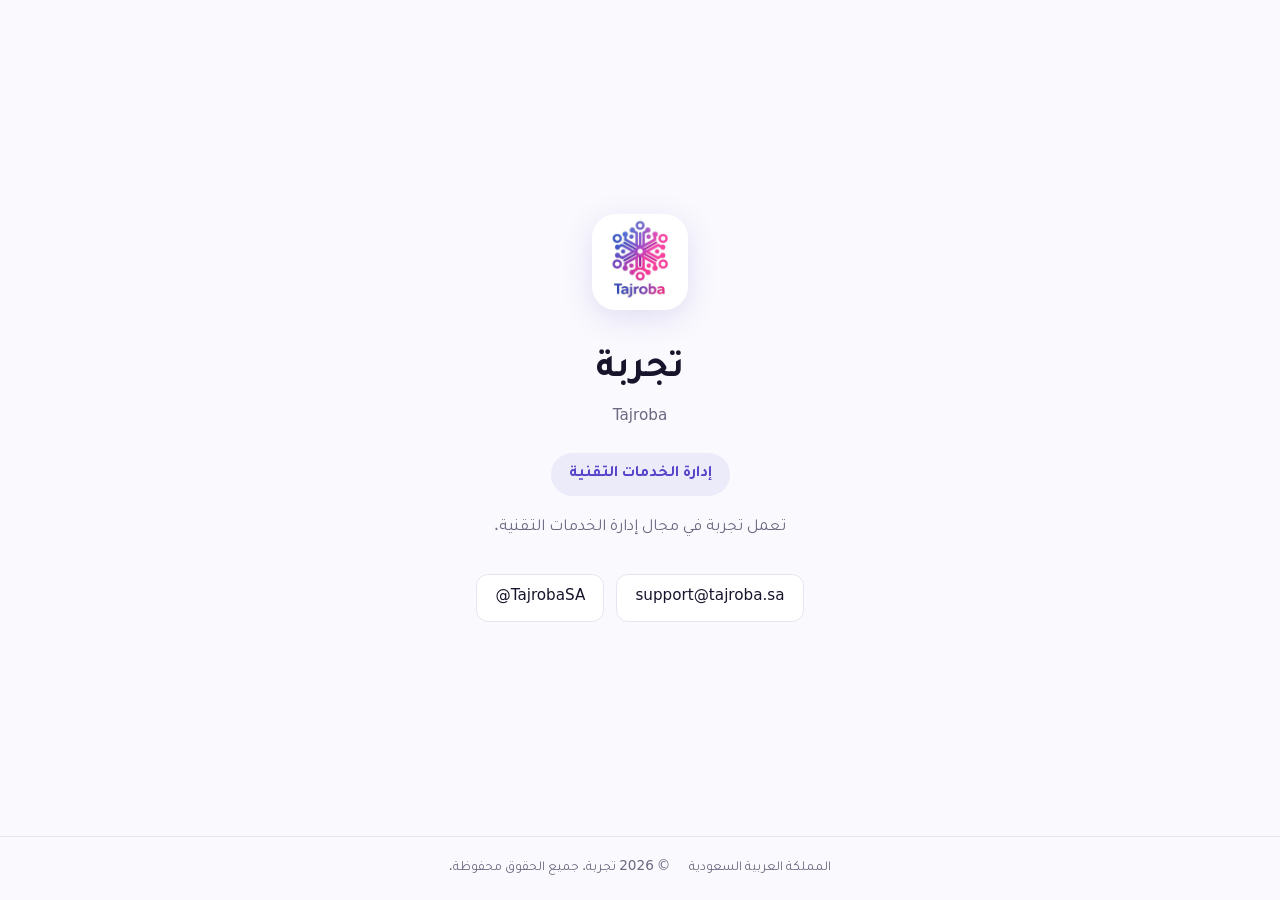
<file: index.html>
<!doctype html>
<html lang="ar" dir="rtl">
<head>
  <meta charset="UTF-8">
  <meta name="viewport" content="width=device-width,initial-scale=1,viewport-fit=cover">
  <meta name="theme-color" content="#5543c9">
  <meta name="description" content="تجربة — إدارة الخدمات التقنية. المملكة العربية السعودية.">
  <title>تجربة | إدارة الخدمات التقنية</title>
  <link rel="canonical" href="https://tajroba.sa/">
  <link rel="icon" type="image/jpeg" href="assets/images/tajroba-logo.jpg">
  <style>
    @font-face{font-family:"Tajawal";src:url("assets/fonts/tajawal-regular.woff2") format("woff2");font-weight:400;font-display:swap}
    @font-face{font-family:"Tajawal";src:url("assets/fonts/tajawal-bold.woff2") format("woff2");font-weight:700;font-display:swap}
    *{box-sizing:border-box;margin:0;padding:0}
    :root{--ink:#17142b;--muted:#6b6880;--accent:#5543c9;--line:#e7e5f0;--bg:#faf9fd}
    html,body{height:100%}
    body{font-family:"Tajawal",system-ui,-apple-system,sans-serif;background:var(--bg);color:var(--ink);display:flex;flex-direction:column;line-height:1.7;-webkit-font-smoothing:antialiased}
    main{flex:1;display:flex;align-items:center;justify-content:center;padding:48px 24px}
    .card{max-width:560px;width:100%;text-align:center}
    .logo{width:96px;height:96px;border-radius:24px;object-fit:cover;object-position:top;margin:0 auto 28px;display:block;box-shadow:0 8px 30px rgba(85,67,201,.15)}
    h1{font-size:2.4rem;font-weight:700;letter-spacing:-.01em}
    .en{direction:ltr;color:var(--muted);font-size:.95rem;margin-top:2px}
    .tag{display:inline-block;margin-top:22px;padding:8px 18px;border-radius:999px;background:rgba(85,67,201,.08);color:var(--accent);font-weight:700}
    p.lead{margin-top:18px;color:var(--muted);font-size:1.05rem}
    .contact{margin-top:32px;display:flex;flex-wrap:wrap;gap:12px;justify-content:center}
    .contact a{display:inline-flex;align-items:center;gap:8px;padding:10px 18px;border:1px solid var(--line);border-radius:12px;color:var(--ink);text-decoration:none;background:#fff;font-size:.95rem}
    .contact a:hover{border-color:var(--accent);color:var(--accent)}
    footer{border-top:1px solid var(--line);padding:20px 24px;text-align:center;color:var(--muted);font-size:.85rem}
    footer span{display:inline-block;margin:0 8px}
  </style>
</head>
<body>
  <main>
    <div class="card">
      <img class="logo" src="assets/images/tajroba-logo.jpg" alt="تجربة" width="400" height="400">
      <h1>تجربة</h1>
      <div class="en">Tajroba</div>
      <div class="tag">إدارة الخدمات التقنية</div>
      <p class="lead">تعمل تجربة في مجال إدارة الخدمات التقنية.</p>
      <div class="contact">
        <a href="mailto:support@tajroba.sa"><span dir="ltr">support@tajroba.sa</span></a>
        <a href="https://x.com/TajrobaSA" target="_blank" rel="noopener noreferrer"><span dir="ltr">@TajrobaSA</span></a>
      </div>
    </div>
  </main>
  <footer>
    <span>المملكة العربية السعودية</span>
    <span>© 2026 تجربة. جميع الحقوق محفوظة.</span>
  </footer>
</body>
</html>
</file>
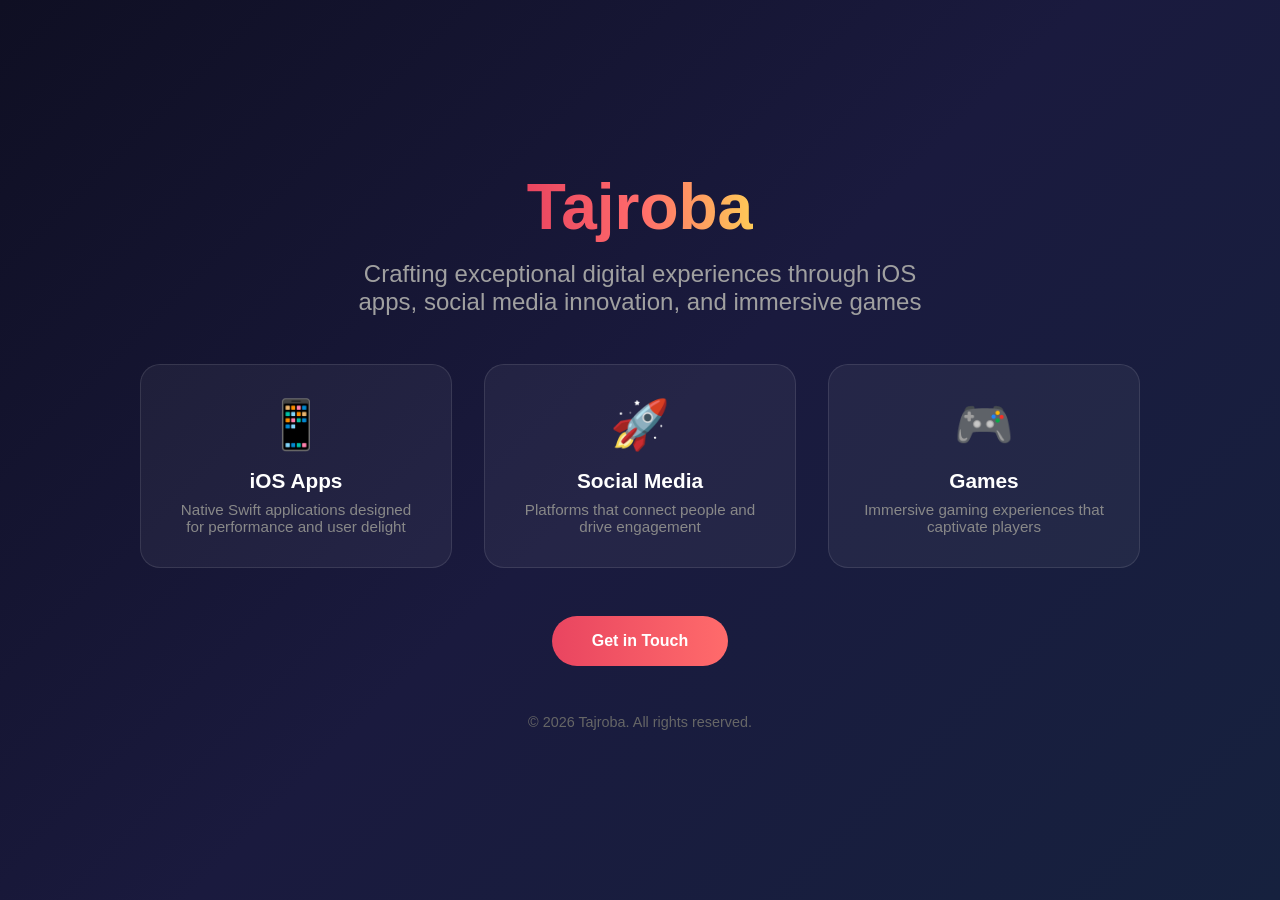
<file: Remy/index.html>
<!DOCTYPE html>
<html lang="en">
<head>
    <meta charset="UTF-8">
    <meta name="viewport" content="width=device-width, initial-scale=1.0">
    <title>Tajroba - iOS Apps, Social Media & Games</title>
    <style>
        * { margin: 0; padding: 0; box-sizing: border-box; }
        body {
            font-family: -apple-system, BlinkMacSystemFont, 'Segoe UI', Roboto, sans-serif;
            background: linear-gradient(135deg, #0f0f23 0%, #1a1a3e 50%, #16213e 100%);
            min-height: 100vh;
            color: #fff;
        }
        .hero {
            min-height: 100vh;
            display: flex;
            flex-direction: column;
            justify-content: center;
            align-items: center;
            text-align: center;
            padding: 2rem;
        }
        .logo {
            font-size: 4rem;
            font-weight: 800;
            background: linear-gradient(90deg, #e94560, #ff6b6b, #feca57);
            -webkit-background-clip: text;
            -webkit-text-fill-color: transparent;
            margin-bottom: 1rem;
        }
        .tagline {
            font-size: 1.5rem;
            color: #a0a0a0;
            margin-bottom: 3rem;
            max-width: 600px;
        }
        .services {
            display: grid;
            grid-template-columns: repeat(auto-fit, minmax(250px, 1fr));
            gap: 2rem;
            max-width: 1000px;
            width: 100%;
        }
        .service-card {
            background: rgba(255,255,255,0.05);
            border: 1px solid rgba(255,255,255,0.1);
            border-radius: 20px;
            padding: 2rem;
            transition: transform 0.3s, box-shadow 0.3s;
        }
        .service-card:hover {
            transform: translateY(-5px);
            box-shadow: 0 20px 40px rgba(233, 69, 96, 0.2);
        }
        .service-icon {
            font-size: 3rem;
            margin-bottom: 1rem;
        }
        .service-title {
            font-size: 1.3rem;
            margin-bottom: 0.5rem;
            color: #fff;
        }
        .service-desc {
            color: #888;
            font-size: 0.95rem;
        }
        .cta {
            margin-top: 3rem;
        }
        .cta-button {
            display: inline-block;
            padding: 1rem 2.5rem;
            background: linear-gradient(90deg, #e94560, #ff6b6b);
            color: #fff;
            text-decoration: none;
            border-radius: 50px;
            font-weight: 600;
            transition: transform 0.3s;
        }
        .cta-button:hover {
            transform: scale(1.05);
        }
        .footer {
            margin-top: 3rem;
            color: #666;
            font-size: 0.9rem;
        }
    </style>
</head>
<body>
    <div class="hero">
        <h1 class="logo">Tajroba</h1>
        <p class="tagline">Crafting exceptional digital experiences through iOS apps, social media innovation, and immersive games</p>
        
        <div class="services">
            <div class="service-card">
                <div class="service-icon">📱</div>
                <h3 class="service-title">iOS Apps</h3>
                <p class="service-desc">Native Swift applications designed for performance and user delight</p>
            </div>
            <div class="service-card">
                <div class="service-icon">🚀</div>
                <h3 class="service-title">Social Media</h3>
                <p class="service-desc">Platforms that connect people and drive engagement</p>
            </div>
            <div class="service-card">
                <div class="service-icon">🎮</div>
                <h3 class="service-title">Games</h3>
                <p class="service-desc">Immersive gaming experiences that captivate players</p>
            </div>
        </div>
        
        <div class="cta">
            <a href="mailto:remy@tajroba.sa" class="cta-button">Get in Touch</a>
        </div>
        
        <div class="footer">
            © 2026 Tajroba. All rights reserved.
        </div>
    </div>
</body>
</html>
</file>
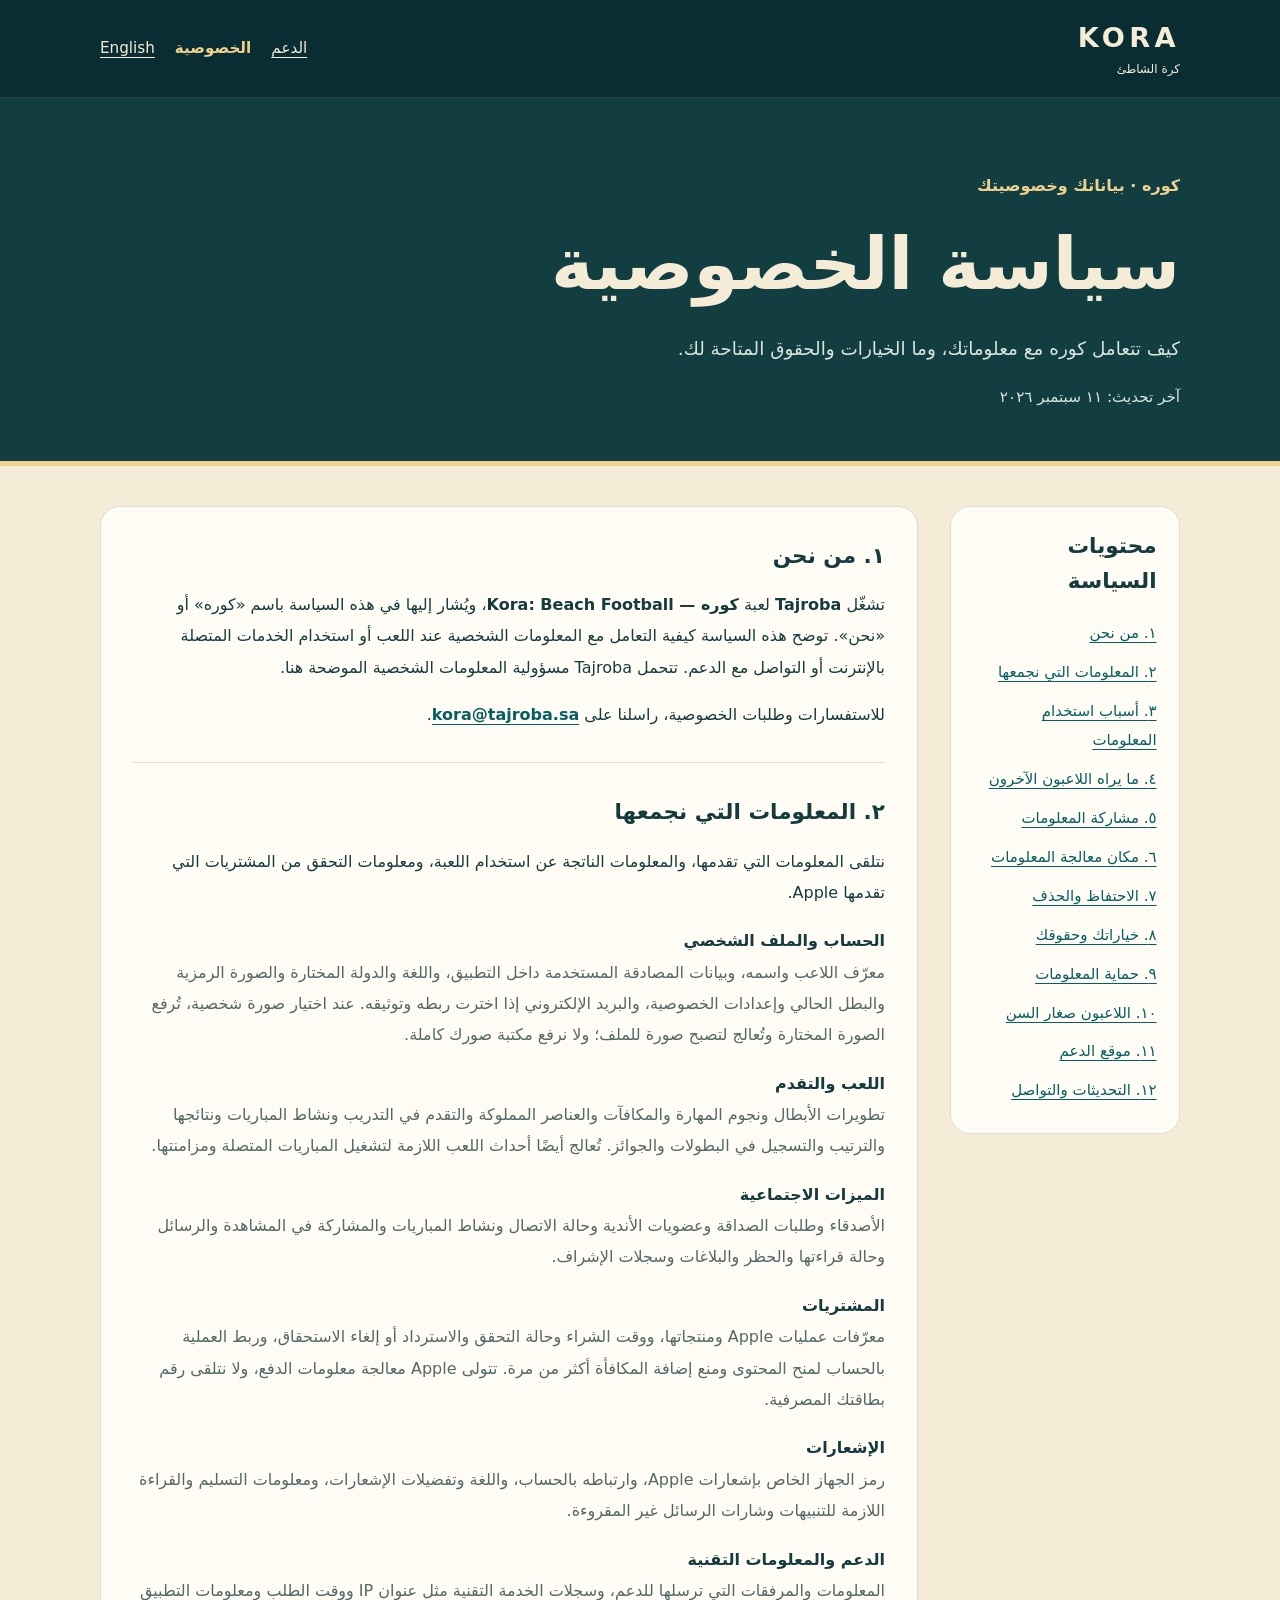
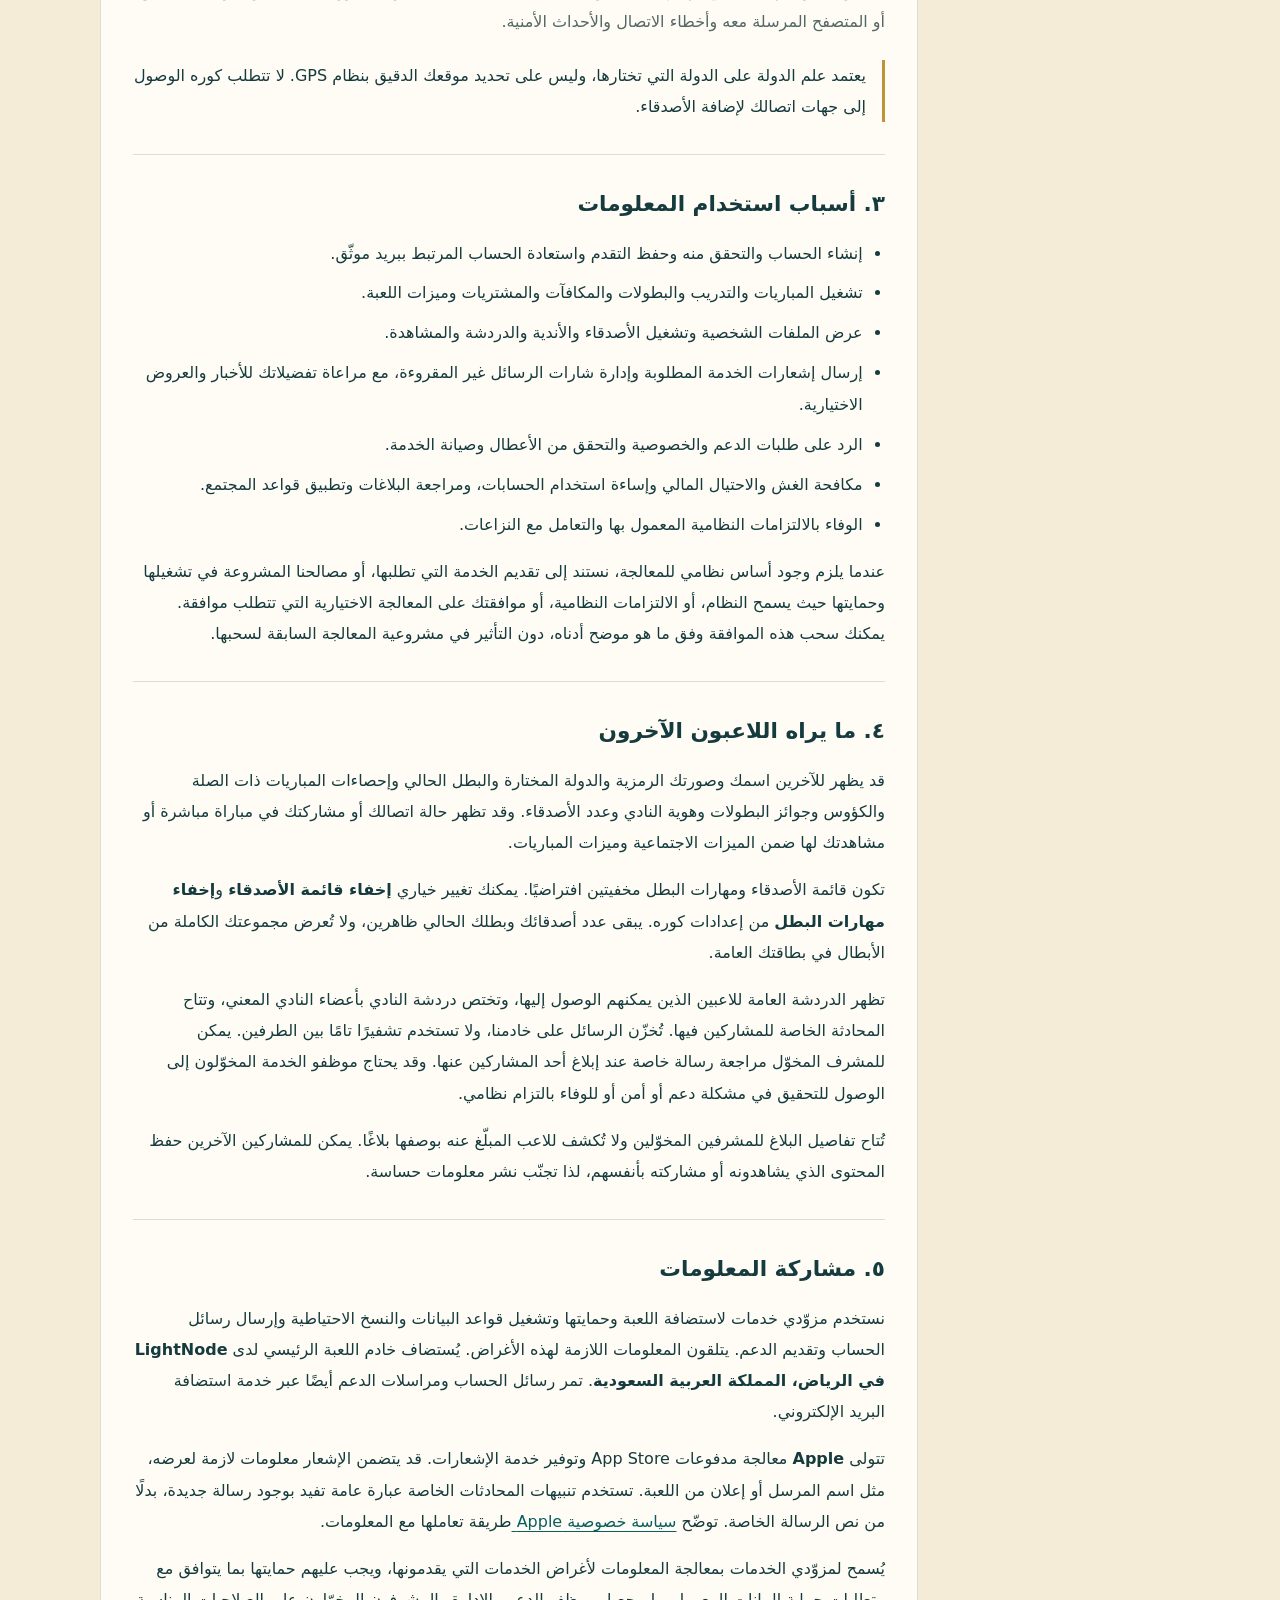
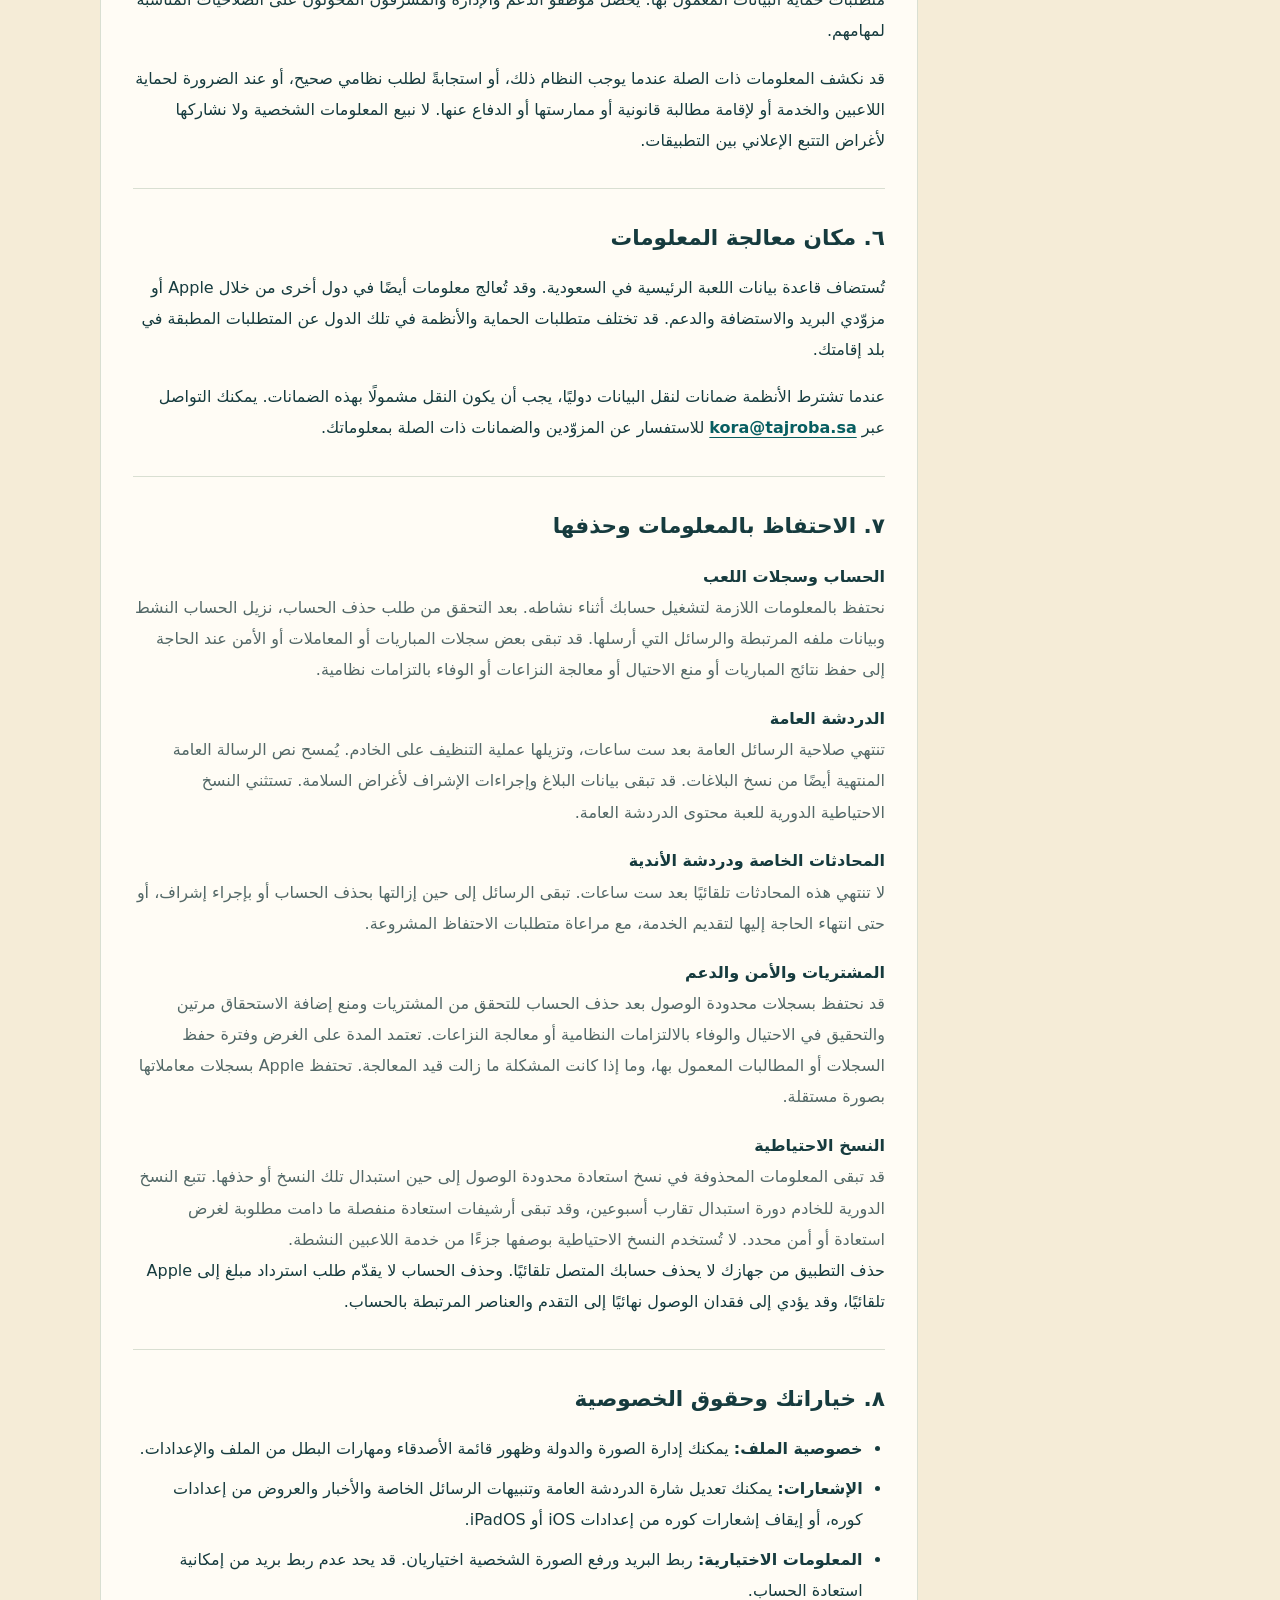
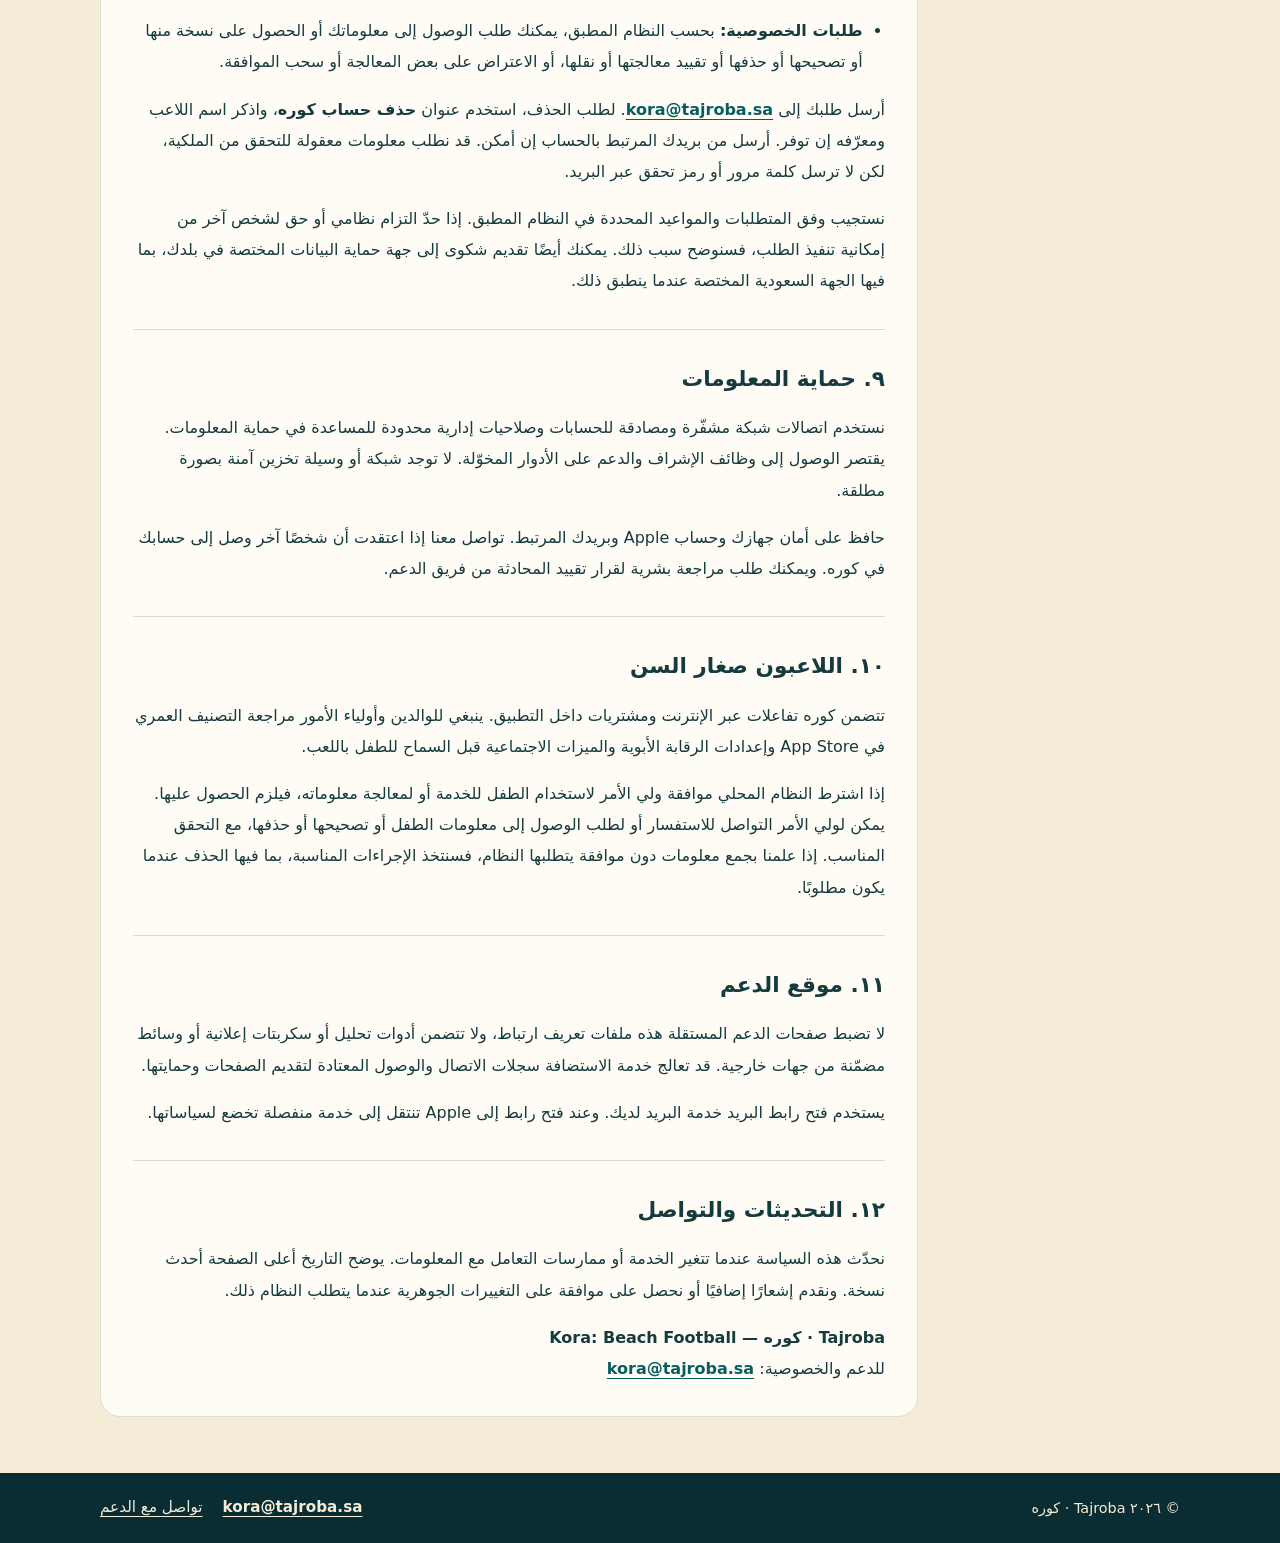
<file: kora/privacy-policy-ar.html>
<!DOCTYPE html>
<html lang="ar" dir="rtl">
<head>
  <meta charset="utf-8">
  <meta name="viewport" content="width=device-width, initial-scale=1">
  <meta name="description" content="سياسة خصوصية كوره: بيانات الحساب والدردشة والمشتريات والإشعارات، وحقوقك وخيارات التحكم ببياناتك.">
  <meta name="theme-color" content="#123e42">
  <meta name="referrer" content="strict-origin-when-cross-origin">
  <title>سياسة الخصوصية | كوره</title>

  <style>
    :root {
      color-scheme: light;
      --sea: #123e42;
      --deep: #092d32;
      --sand: #f5ecd7;
      --paper: #fffcf5;
      --ink: #163b3e;
      --muted: #536867;
      --gold: #edd18c;
      --line: #d9dfd2;
    }

    * { box-sizing: border-box; }

    html {
      scroll-behavior: smooth;
      scroll-padding-top: 1.5rem;
    }

    body {
      margin: 0;
      background: var(--sand);
      color: var(--ink);
      font: 1rem/1.95 system-ui, -apple-system,
        "Segoe UI", Tahoma, Arial, sans-serif;
      overflow-wrap: anywhere;
    }

    a {
      color: #075e61;
      text-underline-offset: .25em;
    }

    a:hover { text-decoration-thickness: 2px; }

    a:focus-visible {
      outline: 3px solid #ad7720;
      outline-offset: 5px;
      border-radius: 4px;
    }

    h1, h2, p { margin-top: 0; }

    h1 {
      font-size: clamp(2.4rem, 7vw, 4.5rem);
      line-height: 1.4;
      margin-bottom: 1rem;
    }

    h2 {
      font-size: 1.35rem;
      line-height: 1.6;
      margin-bottom: 1rem;
    }

    p { margin-bottom: 1rem; }
    ul { padding-inline-start: 1.4rem; }
    li + li { margin-top: .55rem; }

    .wrap {
      width: min(1080px, calc(100% - 3rem));
      margin-inline: auto;
    }

    .skip {
      position: absolute;
      inset-inline-start: 1rem;
      top: -100px;
      background: var(--gold);
      padding: .6rem 1rem;
      z-index: 10;
    }

    .skip:focus { top: 1rem; }

    .top, .footer {
      background: var(--deep);
      color: var(--sand);
    }

    .top { border-bottom: 1px solid #ffffff20; }

    .top .wrap, .footer .wrap {
      display: flex;
      align-items: center;
      justify-content: space-between;
      gap: 1rem;
      flex-wrap: wrap;
      padding-block: 1.25rem;
    }

    .brand {
      color: var(--sand);
      text-decoration: none;
      font-size: 1.7rem;
      font-weight: 800;
      letter-spacing: .16em;
      line-height: 1.3;
    }

    .brand small {
      display: block;
      font-size: .75rem;
      font-weight: 500;
      letter-spacing: 0;
      margin-top: .4rem;
    }

    .nav {
      display: flex;
      gap: .6rem 1.25rem;
      flex-wrap: wrap;
    }

    .nav a, .footer a {
      color: var(--sand);
      font-size: .95rem;
    }

    .nav [aria-current="page"] {
      color: var(--gold);
      text-decoration: none;
      font-weight: 700;
    }

    .hero {
      background: var(--sea);
      color: var(--sand);
      padding: clamp(2.5rem, 6vw, 4.5rem) 0 3rem;
      border-bottom: 5px solid var(--gold);
    }

    .eyebrow {
      color: var(--gold);
      font-weight: 700;
      margin-bottom: .8rem;
    }

    .lead {
      max-width: 700px;
      font-size: 1.15rem;
      color: #d8e6dd;
    }

    .date {
      font-size: .95rem;
      color: #d8e6dd;
      margin-bottom: 0;
    }

    .layout {
      display: grid;
      grid-template-columns: 230px minmax(0, 1fr);
      gap: 2rem;
      align-items: start;
      padding-block: 2.5rem 3.5rem;
    }

    .panel {
      background: var(--paper);
      border: 1px solid var(--line);
      border-radius: 20px;
      padding: clamp(1.3rem, 3vw, 2rem);
    }

    .toc {
      position: sticky;
      top: 1.5rem;
      padding: 1.4rem;
    }

    .toc a {
      display: block;
      font-size: .94rem;
      padding: .3rem 0;
    }

    .policy section + section {
      border-top: 1px solid var(--line);
      margin-top: 2rem;
      padding-top: 2rem;
    }

    .policy p:last-child { margin-bottom: 0; }

    dl { margin: 0; }

    dt {
      font-weight: 750;
      margin-top: 1.1rem;
    }

    dd {
      margin: 0;
      color: var(--muted);
    }

    .email {
      direction: ltr;
      unicode-bidi: isolate;
      display: inline-block;
      font-weight: 650;
    }

    .note {
      border-inline-start: 3px solid #bf923c;
      padding-inline-start: 1rem;
      margin-top: 1.4rem;
    }

    .footer p {
      margin: 0;
      font-size: .9rem;
    }

    @media (max-width: 800px) {
      .layout {
        grid-template-columns: 1fr;
        gap: 1.5rem;
      }

      .toc { position: static; }

      .toc nav {
        display: flex;
        flex-wrap: wrap;
        gap: .4rem 1rem;
      }

      .toc a { padding: 0; }
      .hero { padding-block: 2.5rem; }
    }

    @media (max-width: 480px) {
      .wrap { width: calc(100% - 2rem); }
      .panel { border-radius: 16px; }
      .brand { font-size: 1.4rem; }
      .nav { gap: .5rem .9rem; }
      .nav a { font-size: .9rem; }
      .lead { font-size: 1.05rem; }
    }

    @media (prefers-reduced-motion: reduce) {
      html { scroll-behavior: auto; }
    }

    @media print {
      body {
        background: white;
        color: black;
      }

      .top, .toc, .footer, .skip { display: none; }

      .hero {
        background: white;
        color: black;
        padding: 0;
        border: 0;
      }

      .lead, .date, .eyebrow { color: black; }

      .wrap {
        width: 100%;
        max-width: none;
      }

      .layout { display: block; }

      .panel {
        border: 0;
        padding: 0;
      }

      a { color: black; }
      .policy section { break-inside: avoid; }
    }
  </style>
</head>

<body>
  <a class="skip" href="#main">انتقل إلى المحتوى</a>

  <header class="top">
    <div class="wrap">
      <a class="brand" href="support-ar.html" aria-label="كوره — الدعم">
        KORA
        <small>كرة الشاطئ</small>
      </a>

      <nav class="nav" aria-label="الصفحات واللغة">
        <a href="support-ar.html">الدعم</a>
        <a href="privacy-policy-ar.html" aria-current="page">الخصوصية</a>
        <a href="privacy-policy.html" lang="en" dir="ltr">English</a>
      </nav>
    </div>
  </header>

  <main id="main">
    <section class="hero" aria-labelledby="title">
      <div class="wrap">
        <p class="eyebrow">كوره · بياناتك وخصوصيتك</p>
        <h1 id="title">سياسة الخصوصية</h1>

        <p class="lead">
          كيف تتعامل كوره مع معلوماتك، وما الخيارات والحقوق المتاحة لك.
        </p>

        <p class="date">
          آخر تحديث:
          <time datetime="2026-09-11">١١ سبتمبر ٢٠٢٦</time>
        </p>
      </div>
    </section>

    <div class="wrap layout">
      <aside class="panel toc">
        <h2>محتويات السياسة</h2>

        <nav aria-label="أقسام سياسة الخصوصية">
          <a href="#who-we-are">١. من نحن</a>
          <a href="#information">٢. المعلومات التي نجمعها</a>
          <a href="#use">٣. أسباب استخدام المعلومات</a>
          <a href="#visibility">٤. ما يراه اللاعبون الآخرون</a>
          <a href="#sharing">٥. مشاركة المعلومات</a>
          <a href="#international">٦. مكان معالجة المعلومات</a>
          <a href="#retention">٧. الاحتفاظ والحذف</a>
          <a href="#choices">٨. خياراتك وحقوقك</a>
          <a href="#security">٩. حماية المعلومات</a>
          <a href="#children">١٠. اللاعبون صغار السن</a>
          <a href="#website">١١. موقع الدعم</a>
          <a href="#changes">١٢. التحديثات والتواصل</a>
        </nav>
      </aside>

      <article class="panel policy" aria-label="نص سياسة الخصوصية">

        <section id="who-we-are">
          <h2>١. من نحن</h2>

          <p>
            تشغّل <strong>Tajroba</strong> لعبة
            <strong>كوره — Kora: Beach Football</strong>،
            ويُشار إليها في هذه السياسة باسم «كوره» أو «نحن».
            توضح هذه السياسة كيفية التعامل مع المعلومات الشخصية عند اللعب
            أو استخدام الخدمات المتصلة بالإنترنت أو التواصل مع الدعم.
            تتحمل Tajroba مسؤولية المعلومات الشخصية الموضحة هنا.
          </p>

          <p>
            للاستفسارات وطلبات الخصوصية، راسلنا على
            <a class="email" href="mailto:kora@tajroba.sa">
              kora@tajroba.sa
            </a>.
          </p>
        </section>

        <section id="information">
          <h2>٢. المعلومات التي نجمعها</h2>

          <p>
            نتلقى المعلومات التي تقدمها، والمعلومات الناتجة عن استخدام اللعبة،
            ومعلومات التحقق من المشتريات التي تقدمها Apple.
          </p>

          <dl>
            <dt>الحساب والملف الشخصي</dt>
            <dd>
              معرّف اللاعب واسمه، وبيانات المصادقة المستخدمة داخل التطبيق،
              واللغة والدولة المختارة والصورة الرمزية والبطل الحالي وإعدادات
              الخصوصية، والبريد الإلكتروني إذا اخترت ربطه وتوثيقه.
              عند اختيار صورة شخصية، تُرفع الصورة المختارة وتُعالج لتصبح
              صورة للملف؛ ولا نرفع مكتبة صورك كاملة.
            </dd>

            <dt>اللعب والتقدم</dt>
            <dd>
              تطويرات الأبطال ونجوم المهارة والمكافآت والعناصر المملوكة
              والتقدم في التدريب ونشاط المباريات ونتائجها والترتيب والتسجيل
              في البطولات والجوائز. تُعالج أيضًا أحداث اللعب اللازمة لتشغيل
              المباريات المتصلة ومزامنتها.
            </dd>

            <dt>الميزات الاجتماعية</dt>
            <dd>
              الأصدقاء وطلبات الصداقة وعضويات الأندية وحالة الاتصال ونشاط
              المباريات والمشاركة في المشاهدة والرسائل وحالة قراءتها والحظر
              والبلاغات وسجلات الإشراف.
            </dd>

            <dt>المشتريات</dt>
            <dd>
              معرّفات عمليات Apple ومنتجاتها، ووقت الشراء وحالة التحقق
              والاسترداد أو إلغاء الاستحقاق، وربط العملية بالحساب لمنح
              المحتوى ومنع إضافة المكافأة أكثر من مرة.
              تتولى Apple معالجة معلومات الدفع، ولا نتلقى رقم بطاقتك المصرفية.
            </dd>

            <dt>الإشعارات</dt>
            <dd>
              رمز الجهاز الخاص بإشعارات Apple، وارتباطه بالحساب، واللغة
              وتفضيلات الإشعارات، ومعلومات التسليم والقراءة اللازمة للتنبيهات
              وشارات الرسائل غير المقروءة.
            </dd>

            <dt>الدعم والمعلومات التقنية</dt>
            <dd>
              المعلومات والمرفقات التي ترسلها للدعم، وسجلات الخدمة التقنية
              مثل عنوان IP ووقت الطلب ومعلومات التطبيق أو المتصفح المرسلة
              معه وأخطاء الاتصال والأحداث الأمنية.
            </dd>
          </dl>

          <p class="note">
            يعتمد علم الدولة على الدولة التي تختارها، وليس على تحديد موقعك
            الدقيق بنظام GPS. لا تتطلب كوره الوصول إلى جهات اتصالك لإضافة الأصدقاء.
          </p>
        </section>

        <section id="use">
          <h2>٣. أسباب استخدام المعلومات</h2>

          <ul>
            <li>
              إنشاء الحساب والتحقق منه وحفظ التقدم واستعادة الحساب المرتبط
              ببريد موثّق.
            </li>
            <li>
              تشغيل المباريات والتدريب والبطولات والمكافآت والمشتريات وميزات اللعبة.
            </li>
            <li>
              عرض الملفات الشخصية وتشغيل الأصدقاء والأندية والدردشة والمشاهدة.
            </li>
            <li>
              إرسال إشعارات الخدمة المطلوبة وإدارة شارات الرسائل غير المقروءة،
              مع مراعاة تفضيلاتك للأخبار والعروض الاختيارية.
            </li>
            <li>
              الرد على طلبات الدعم والخصوصية والتحقق من الأعطال وصيانة الخدمة.
            </li>
            <li>
              مكافحة الغش والاحتيال المالي وإساءة استخدام الحسابات،
              ومراجعة البلاغات وتطبيق قواعد المجتمع.
            </li>
            <li>
              الوفاء بالالتزامات النظامية المعمول بها والتعامل مع النزاعات.
            </li>
          </ul>

          <p>
            عندما يلزم وجود أساس نظامي للمعالجة، نستند إلى تقديم الخدمة التي
            تطلبها، أو مصالحنا المشروعة في تشغيلها وحمايتها حيث يسمح النظام،
            أو الالتزامات النظامية، أو موافقتك على المعالجة الاختيارية التي
            تتطلب موافقة. يمكنك سحب هذه الموافقة وفق ما هو موضح أدناه،
            دون التأثير في مشروعية المعالجة السابقة لسحبها.
          </p>
        </section>

        <section id="visibility">
          <h2>٤. ما يراه اللاعبون الآخرون</h2>

          <p>
            قد يظهر للآخرين اسمك وصورتك الرمزية والدولة المختارة والبطل الحالي
            وإحصاءات المباريات ذات الصلة والكؤوس وجوائز البطولات وهوية النادي
            وعدد الأصدقاء. وقد تظهر حالة اتصالك أو مشاركتك في مباراة مباشرة
            أو مشاهدتك لها ضمن الميزات الاجتماعية وميزات المباريات.
          </p>

          <p>
            تكون قائمة الأصدقاء ومهارات البطل مخفيتين افتراضيًا.
            يمكنك تغيير خياري <strong>إخفاء قائمة الأصدقاء</strong>
            و<strong>إخفاء مهارات البطل</strong> من إعدادات كوره.
            يبقى عدد أصدقائك وبطلك الحالي ظاهرين، ولا تُعرض مجموعتك الكاملة
            من الأبطال في بطاقتك العامة.
          </p>

          <p>
            تظهر الدردشة العامة للاعبين الذين يمكنهم الوصول إليها،
            وتختص دردشة النادي بأعضاء النادي المعني، وتتاح المحادثة الخاصة
            للمشاركين فيها. تُخزّن الرسائل على خادمنا، ولا تستخدم تشفيرًا
            تامًا بين الطرفين. يمكن للمشرف المخوّل مراجعة رسالة خاصة عند
            إبلاغ أحد المشاركين عنها. وقد يحتاج موظفو الخدمة المخوّلون إلى
            الوصول للتحقيق في مشكلة دعم أو أمن أو للوفاء بالتزام نظامي.
          </p>

          <p>
            تُتاح تفاصيل البلاغ للمشرفين المخوّلين ولا تُكشف للاعب المبلّغ عنه
            بوصفها بلاغًا. يمكن للمشاركين الآخرين حفظ المحتوى الذي يشاهدونه
            أو مشاركته بأنفسهم، لذا تجنّب نشر معلومات حساسة.
          </p>
        </section>

        <section id="sharing">
          <h2>٥. مشاركة المعلومات</h2>

          <p>
            نستخدم مزوّدي خدمات لاستضافة اللعبة وحمايتها وتشغيل قواعد البيانات
            والنسخ الاحتياطية وإرسال رسائل الحساب وتقديم الدعم.
            يتلقون المعلومات اللازمة لهذه الأغراض.
            يُستضاف خادم اللعبة الرئيسي لدى
            <strong>LightNode في الرياض، المملكة العربية السعودية</strong>.
            تمر رسائل الحساب ومراسلات الدعم أيضًا عبر خدمة استضافة البريد الإلكتروني.
          </p>

          <p>
            تتولى <strong>Apple</strong> معالجة مدفوعات App Store وتوفير
            خدمة الإشعارات. قد يتضمن الإشعار معلومات لازمة لعرضه، مثل اسم
            المرسل أو إعلان من اللعبة. تستخدم تنبيهات المحادثات الخاصة
            عبارة عامة تفيد بوجود رسالة جديدة، بدلًا من نص الرسالة الخاصة.
            توضّح
            <a href="https://www.apple.com/legal/privacy/"
               target="_blank" rel="noopener noreferrer">
              سياسة خصوصية Apple
            </a>
            طريقة تعاملها مع المعلومات.
          </p>

          <p>
            يُسمح لمزوّدي الخدمات بمعالجة المعلومات لأغراض الخدمات التي يقدمونها،
            ويجب عليهم حمايتها بما يتوافق مع متطلبات حماية البيانات المعمول بها.
            يحصل موظفو الدعم والإدارة والمشرفون المخوّلون على الصلاحيات
            المناسبة لمهامهم.
          </p>

          <p>
            قد نكشف المعلومات ذات الصلة عندما يوجب النظام ذلك، أو استجابةً
            لطلب نظامي صحيح، أو عند الضرورة لحماية اللاعبين والخدمة أو لإقامة
            مطالبة قانونية أو ممارستها أو الدفاع عنها.
            لا نبيع المعلومات الشخصية ولا نشاركها لأغراض التتبع الإعلاني بين التطبيقات.
          </p>
        </section>

        <section id="international">
          <h2>٦. مكان معالجة المعلومات</h2>

          <p>
            تُستضاف قاعدة بيانات اللعبة الرئيسية في السعودية.
            وقد تُعالج معلومات أيضًا في دول أخرى من خلال Apple أو مزوّدي
            البريد والاستضافة والدعم. قد تختلف متطلبات الحماية والأنظمة
            في تلك الدول عن المتطلبات المطبقة في بلد إقامتك.
          </p>

          <p>
            عندما تشترط الأنظمة ضمانات لنقل البيانات دوليًا، يجب أن يكون النقل
            مشمولًا بهذه الضمانات. يمكنك التواصل عبر
            <a class="email" href="mailto:kora@tajroba.sa">
              kora@tajroba.sa
            </a>
            للاستفسار عن المزوّدين والضمانات ذات الصلة بمعلوماتك.
          </p>
        </section>

        <section id="retention">
          <h2>٧. الاحتفاظ بالمعلومات وحذفها</h2>

          <dl>
            <dt>الحساب وسجلات اللعب</dt>
            <dd>
              نحتفظ بالمعلومات اللازمة لتشغيل حسابك أثناء نشاطه.
              بعد التحقق من طلب حذف الحساب، نزيل الحساب النشط وبيانات ملفه
              المرتبطة والرسائل التي أرسلها. قد تبقى بعض سجلات المباريات
              أو المعاملات أو الأمن عند الحاجة إلى حفظ نتائج المباريات
              أو منع الاحتيال أو معالجة النزاعات أو الوفاء بالتزامات نظامية.
            </dd>

            <dt>الدردشة العامة</dt>
            <dd>
              تنتهي صلاحية الرسائل العامة بعد ست ساعات، وتزيلها عملية التنظيف
              على الخادم. يُمسح نص الرسالة العامة المنتهية أيضًا من نسخ البلاغات.
              قد تبقى بيانات البلاغ وإجراءات الإشراف لأغراض السلامة.
              تستثني النسخ الاحتياطية الدورية للعبة محتوى الدردشة العامة.
            </dd>

            <dt>المحادثات الخاصة ودردشة الأندية</dt>
            <dd>
              لا تنتهي هذه المحادثات تلقائيًا بعد ست ساعات.
              تبقى الرسائل إلى حين إزالتها بحذف الحساب أو بإجراء إشراف،
              أو حتى انتهاء الحاجة إليها لتقديم الخدمة، مع مراعاة متطلبات
              الاحتفاظ المشروعة.
            </dd>

            <dt>المشتريات والأمن والدعم</dt>
            <dd>
              قد نحتفظ بسجلات محدودة الوصول بعد حذف الحساب للتحقق من المشتريات
              ومنع إضافة الاستحقاق مرتين والتحقيق في الاحتيال والوفاء
              بالالتزامات النظامية أو معالجة النزاعات.
              تعتمد المدة على الغرض وفترة حفظ السجلات أو المطالبات المعمول بها،
              وما إذا كانت المشكلة ما زالت قيد المعالجة.
              تحتفظ Apple بسجلات معاملاتها بصورة مستقلة.
            </dd>

            <dt>النسخ الاحتياطية</dt>
            <dd>
              قد تبقى المعلومات المحذوفة في نسخ استعادة محدودة الوصول إلى حين
              استبدال تلك النسخ أو حذفها. تتبع النسخ الدورية للخادم دورة
              استبدال تقارب أسبوعين، وقد تبقى أرشيفات استعادة منفصلة ما دامت
              مطلوبة لغرض استعادة أو أمن محدد.
              لا تُستخدم النسخ الاحتياطية بوصفها جزءًا من خدمة اللاعبين النشطة.
            </dd>
          </dl>

          <p>
            حذف التطبيق من جهازك لا يحذف حسابك المتصل تلقائيًا.
            وحذف الحساب لا يقدّم طلب استرداد مبلغ إلى Apple تلقائيًا،
            وقد يؤدي إلى فقدان الوصول نهائيًا إلى التقدم والعناصر المرتبطة بالحساب.
          </p>
        </section>

        <section id="choices">
          <h2>٨. خياراتك وحقوق الخصوصية</h2>

          <ul>
            <li>
              <strong>خصوصية الملف:</strong>
              يمكنك إدارة الصورة والدولة وظهور قائمة الأصدقاء ومهارات البطل
              من الملف والإعدادات.
            </li>
            <li>
              <strong>الإشعارات:</strong>
              يمكنك تعديل شارة الدردشة العامة وتنبيهات الرسائل الخاصة والأخبار
              والعروض من إعدادات كوره، أو إيقاف إشعارات كوره من إعدادات
              iOS أو iPadOS.
            </li>
            <li>
              <strong>المعلومات الاختيارية:</strong>
              ربط البريد ورفع الصورة الشخصية اختياريان.
              قد يحد عدم ربط بريد من إمكانية استعادة الحساب.
            </li>
            <li>
              <strong>طلبات الخصوصية:</strong>
              بحسب النظام المطبق، يمكنك طلب الوصول إلى معلوماتك أو الحصول
              على نسخة منها أو تصحيحها أو حذفها أو تقييد معالجتها أو نقلها،
              أو الاعتراض على بعض المعالجة أو سحب الموافقة.
            </li>
          </ul>

          <p>
            أرسل طلبك إلى
            <a class="email"
               href="mailto:kora@tajroba.sa?subject=KORA%20privacy%20request">
              kora@tajroba.sa
            </a>.
            لطلب الحذف، استخدم عنوان <strong>حذف حساب كوره</strong>،
            واذكر اسم اللاعب ومعرّفه إن توفر.
            أرسل من بريدك المرتبط بالحساب إن أمكن.
            قد نطلب معلومات معقولة للتحقق من الملكية،
            لكن لا ترسل كلمة مرور أو رمز تحقق عبر البريد.
          </p>

          <p>
            نستجيب وفق المتطلبات والمواعيد المحددة في النظام المطبق.
            إذا حدّ التزام نظامي أو حق لشخص آخر من إمكانية تنفيذ الطلب،
            فسنوضح سبب ذلك. يمكنك أيضًا تقديم شكوى إلى جهة حماية البيانات
            المختصة في بلدك، بما فيها الجهة السعودية المختصة عندما ينطبق ذلك.
          </p>
        </section>

        <section id="security">
          <h2>٩. حماية المعلومات</h2>

          <p>
            نستخدم اتصالات شبكة مشفّرة ومصادقة للحسابات وصلاحيات إدارية محدودة
            للمساعدة في حماية المعلومات. يقتصر الوصول إلى وظائف الإشراف
            والدعم على الأدوار المخوّلة.
            لا توجد شبكة أو وسيلة تخزين آمنة بصورة مطلقة.
          </p>

          <p>
            حافظ على أمان جهازك وحساب Apple وبريدك المرتبط.
            تواصل معنا إذا اعتقدت أن شخصًا آخر وصل إلى حسابك في كوره.
            ويمكنك طلب مراجعة بشرية لقرار تقييد المحادثة من فريق الدعم.
          </p>
        </section>

        <section id="children">
          <h2>١٠. اللاعبون صغار السن</h2>

          <p>
            تتضمن كوره تفاعلات عبر الإنترنت ومشتريات داخل التطبيق.
            ينبغي للوالدين وأولياء الأمور مراجعة التصنيف العمري في App Store
            وإعدادات الرقابة الأبوية والميزات الاجتماعية قبل السماح للطفل باللعب.
          </p>

          <p>
            إذا اشترط النظام المحلي موافقة ولي الأمر لاستخدام الطفل للخدمة
            أو لمعالجة معلوماته، فيلزم الحصول عليها.
            يمكن لولي الأمر التواصل للاستفسار أو لطلب الوصول إلى معلومات الطفل
            أو تصحيحها أو حذفها، مع التحقق المناسب.
            إذا علمنا بجمع معلومات دون موافقة يتطلبها النظام،
            فسنتخذ الإجراءات المناسبة، بما فيها الحذف عندما يكون مطلوبًا.
          </p>
        </section>

        <section id="website">
          <h2>١١. موقع الدعم</h2>

          <p>
            لا تضبط صفحات الدعم المستقلة هذه ملفات تعريف ارتباط،
            ولا تتضمن أدوات تحليل أو سكربتات إعلانية أو وسائط مضمّنة
            من جهات خارجية. قد تعالج خدمة الاستضافة سجلات الاتصال والوصول
            المعتادة لتقديم الصفحات وحمايتها.
          </p>

          <p>
            يستخدم فتح رابط البريد خدمة البريد لديك.
            وعند فتح رابط إلى Apple تنتقل إلى خدمة منفصلة تخضع لسياساتها.
          </p>
        </section>

        <section id="changes">
          <h2>١٢. التحديثات والتواصل</h2>

          <p>
            نحدّث هذه السياسة عندما تتغير الخدمة أو ممارسات التعامل مع المعلومات.
            يوضح التاريخ أعلى الصفحة أحدث نسخة.
            ونقدم إشعارًا إضافيًا أو نحصل على موافقة على التغييرات الجوهرية
            عندما يتطلب النظام ذلك.
          </p>

          <p>
            <strong>Tajroba · كوره — Kora: Beach Football</strong>
            <br>
            للدعم والخصوصية:
            <a class="email" href="mailto:kora@tajroba.sa">
              kora@tajroba.sa
            </a>
          </p>
        </section>

      </article>
    </div>
  </main>

  <footer class="footer">
    <div class="wrap">
      <p>© ٢٠٢٦ Tajroba · كوره</p>

      <nav class="nav" aria-label="روابط التذييل">
        <a class="email" href="mailto:kora@tajroba.sa">
          kora@tajroba.sa
        </a>
        <a href="support-ar.html">تواصل مع الدعم</a>
      </nav>
    </div>
  </footer>
</body>
</html>
</file>
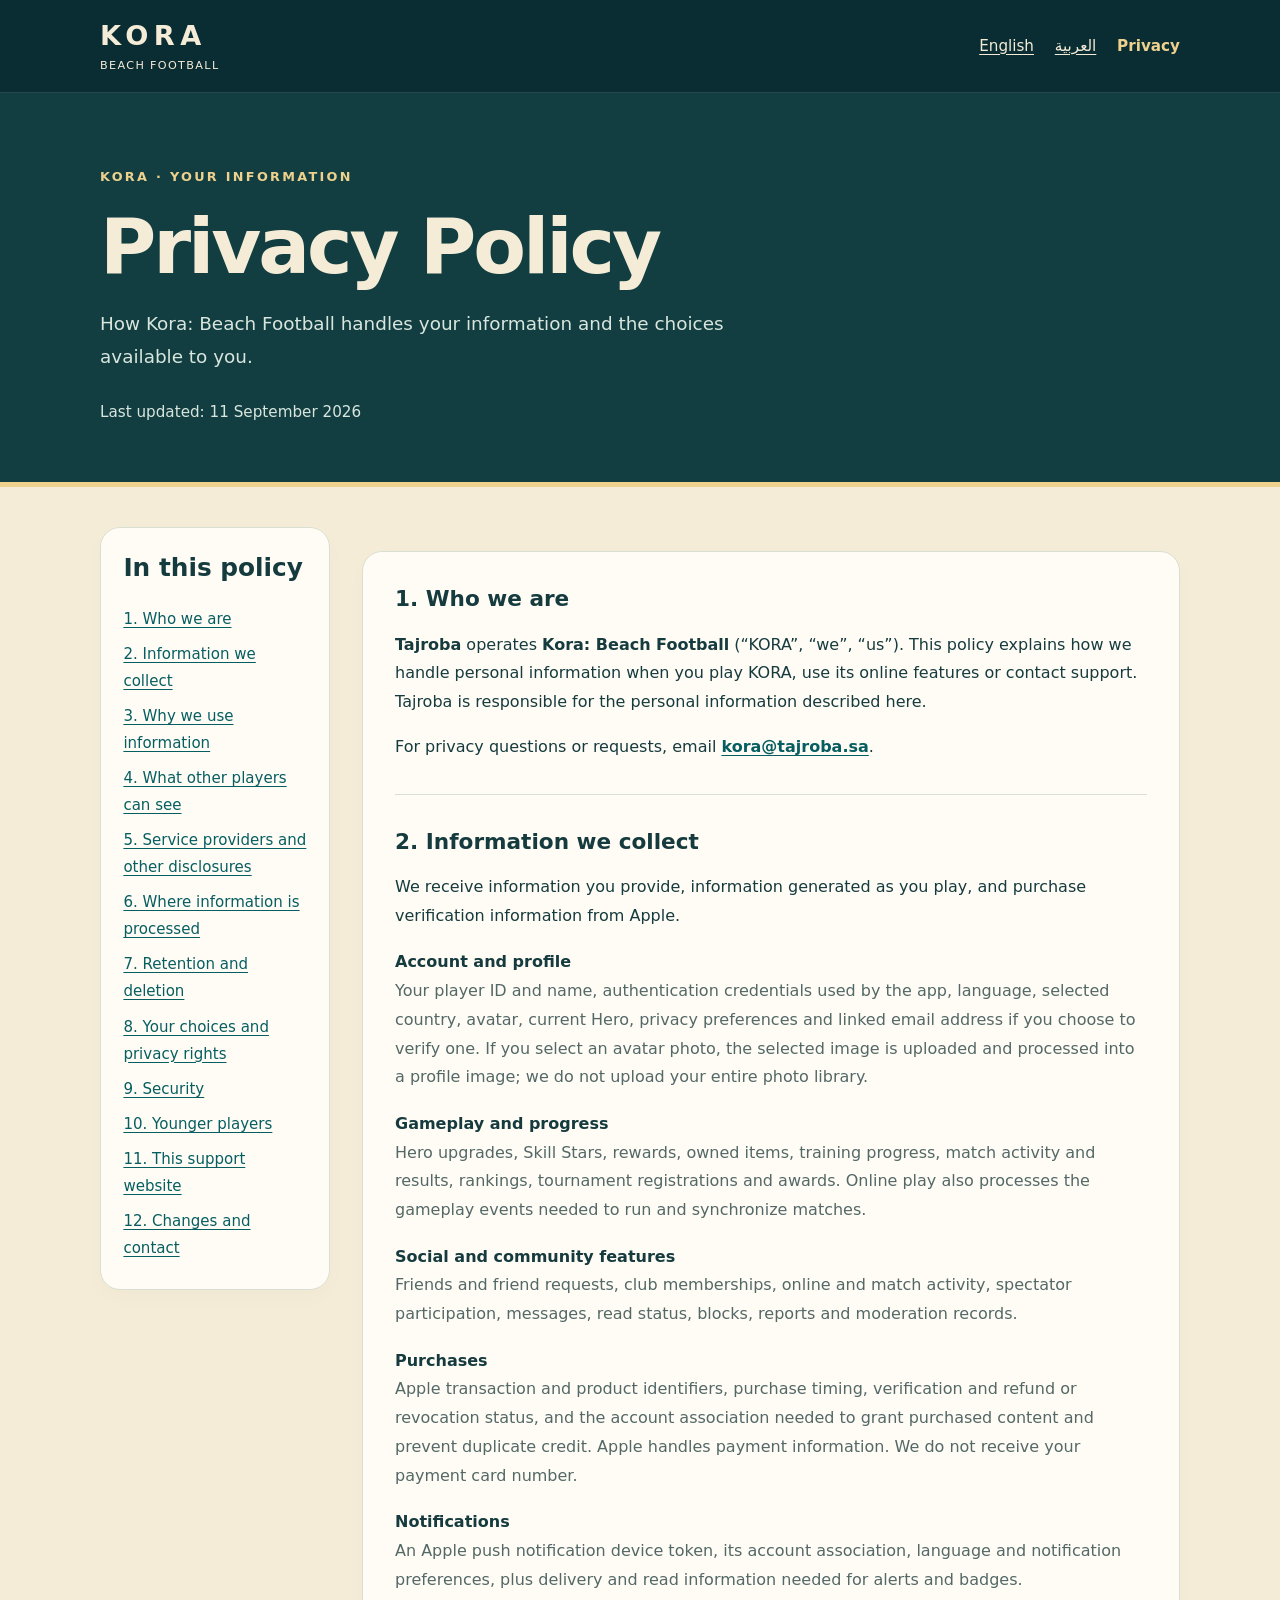
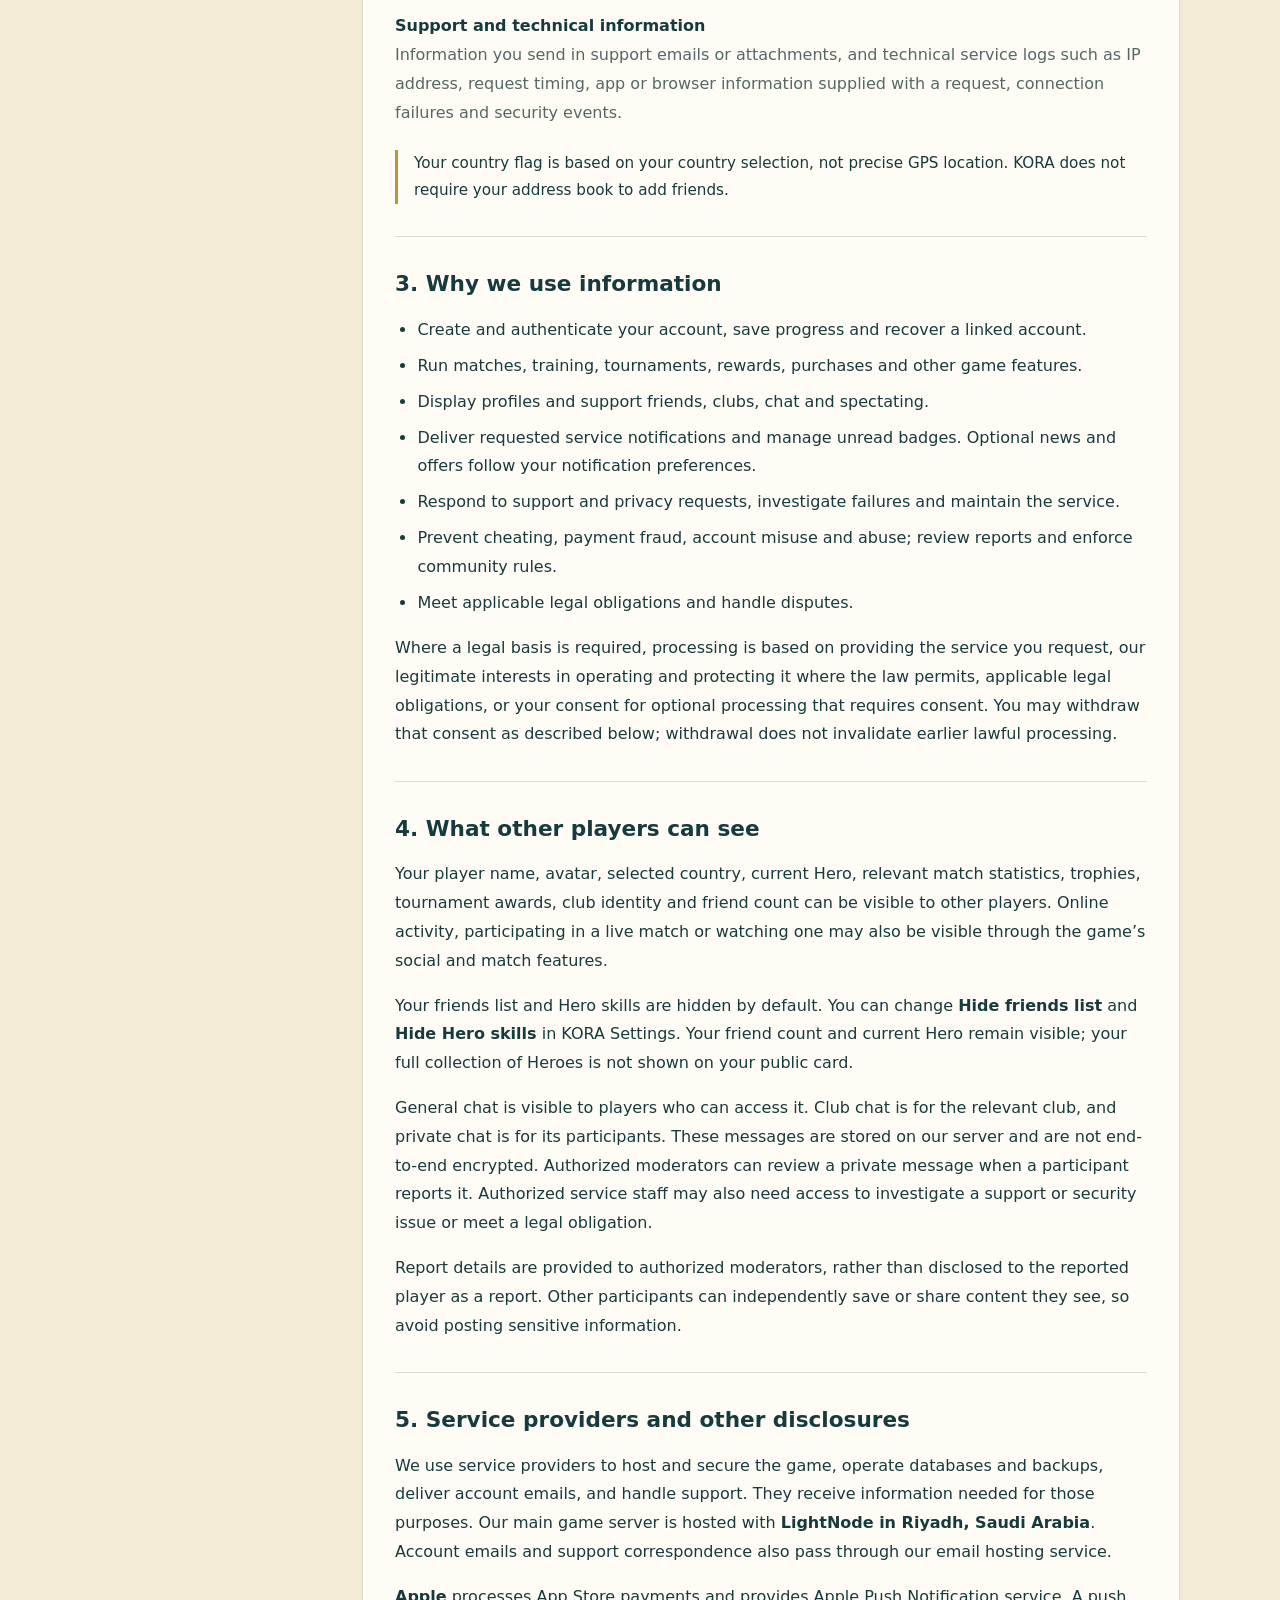
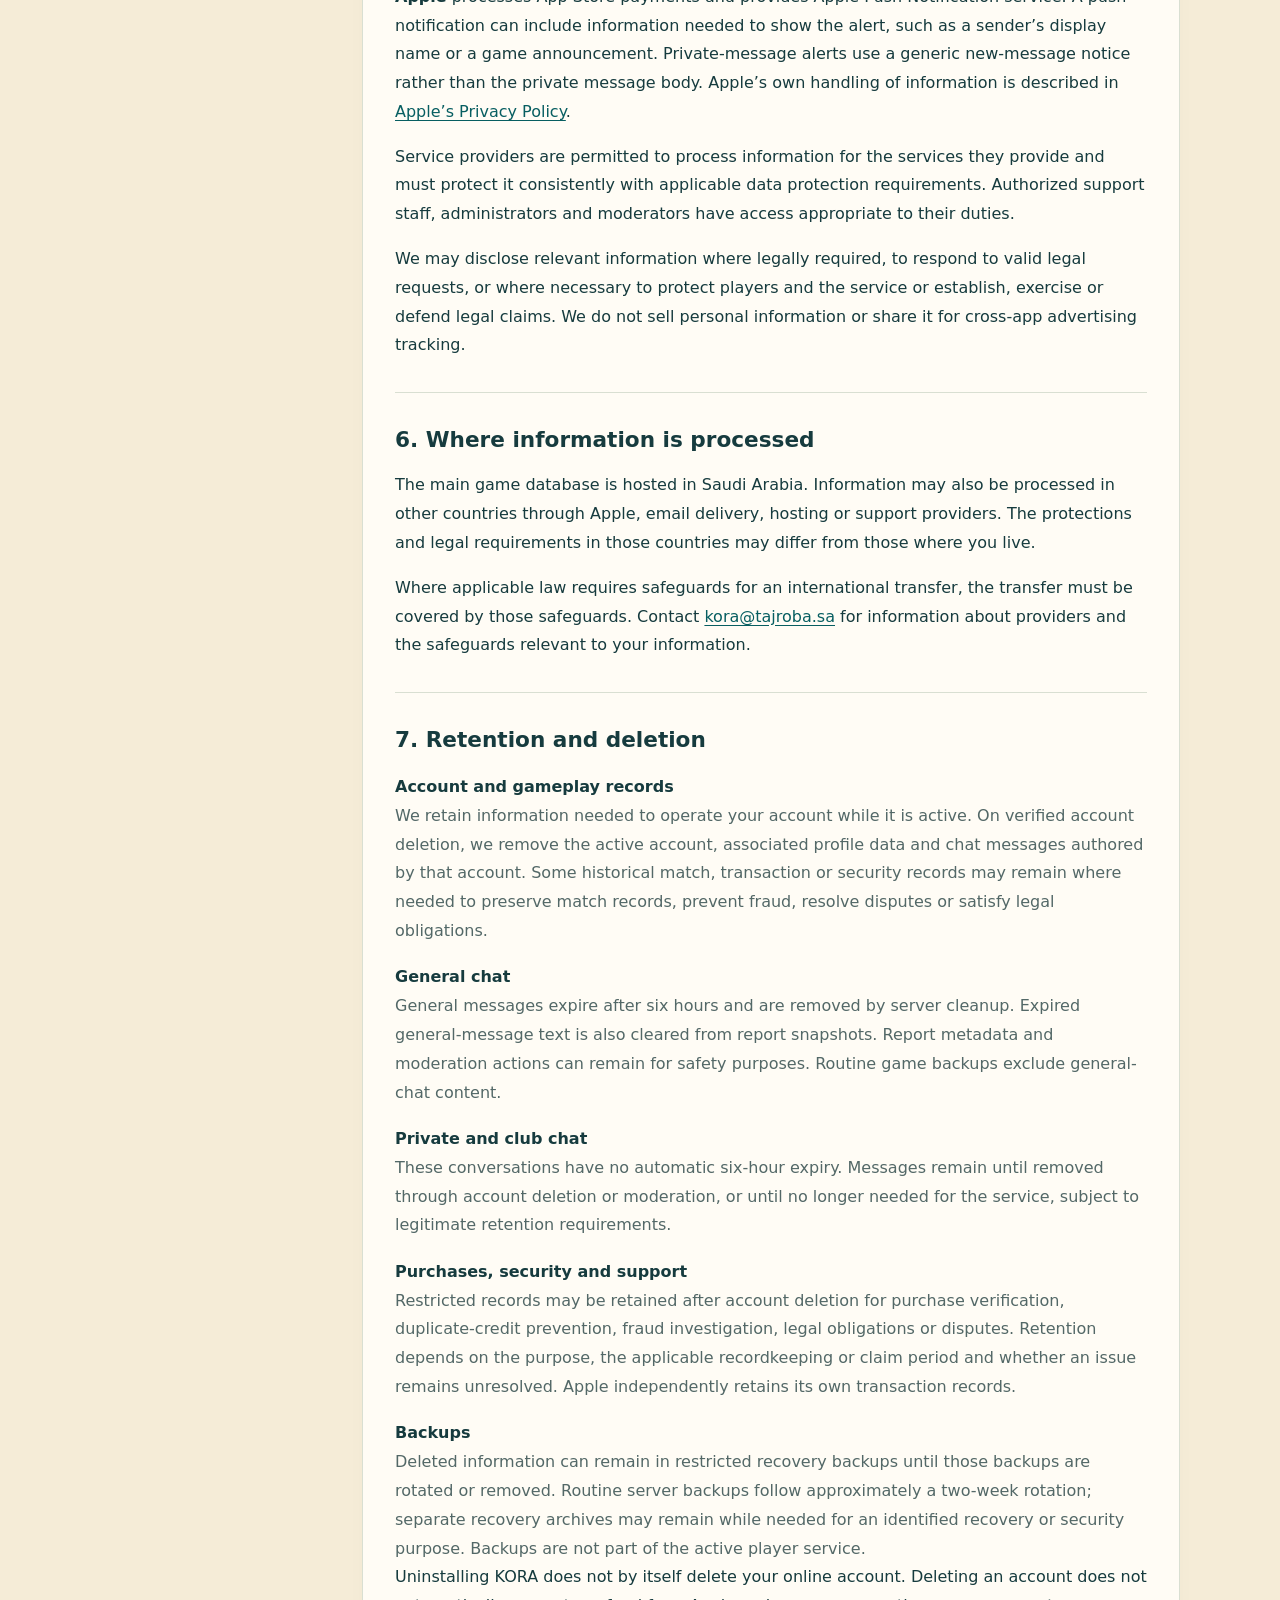
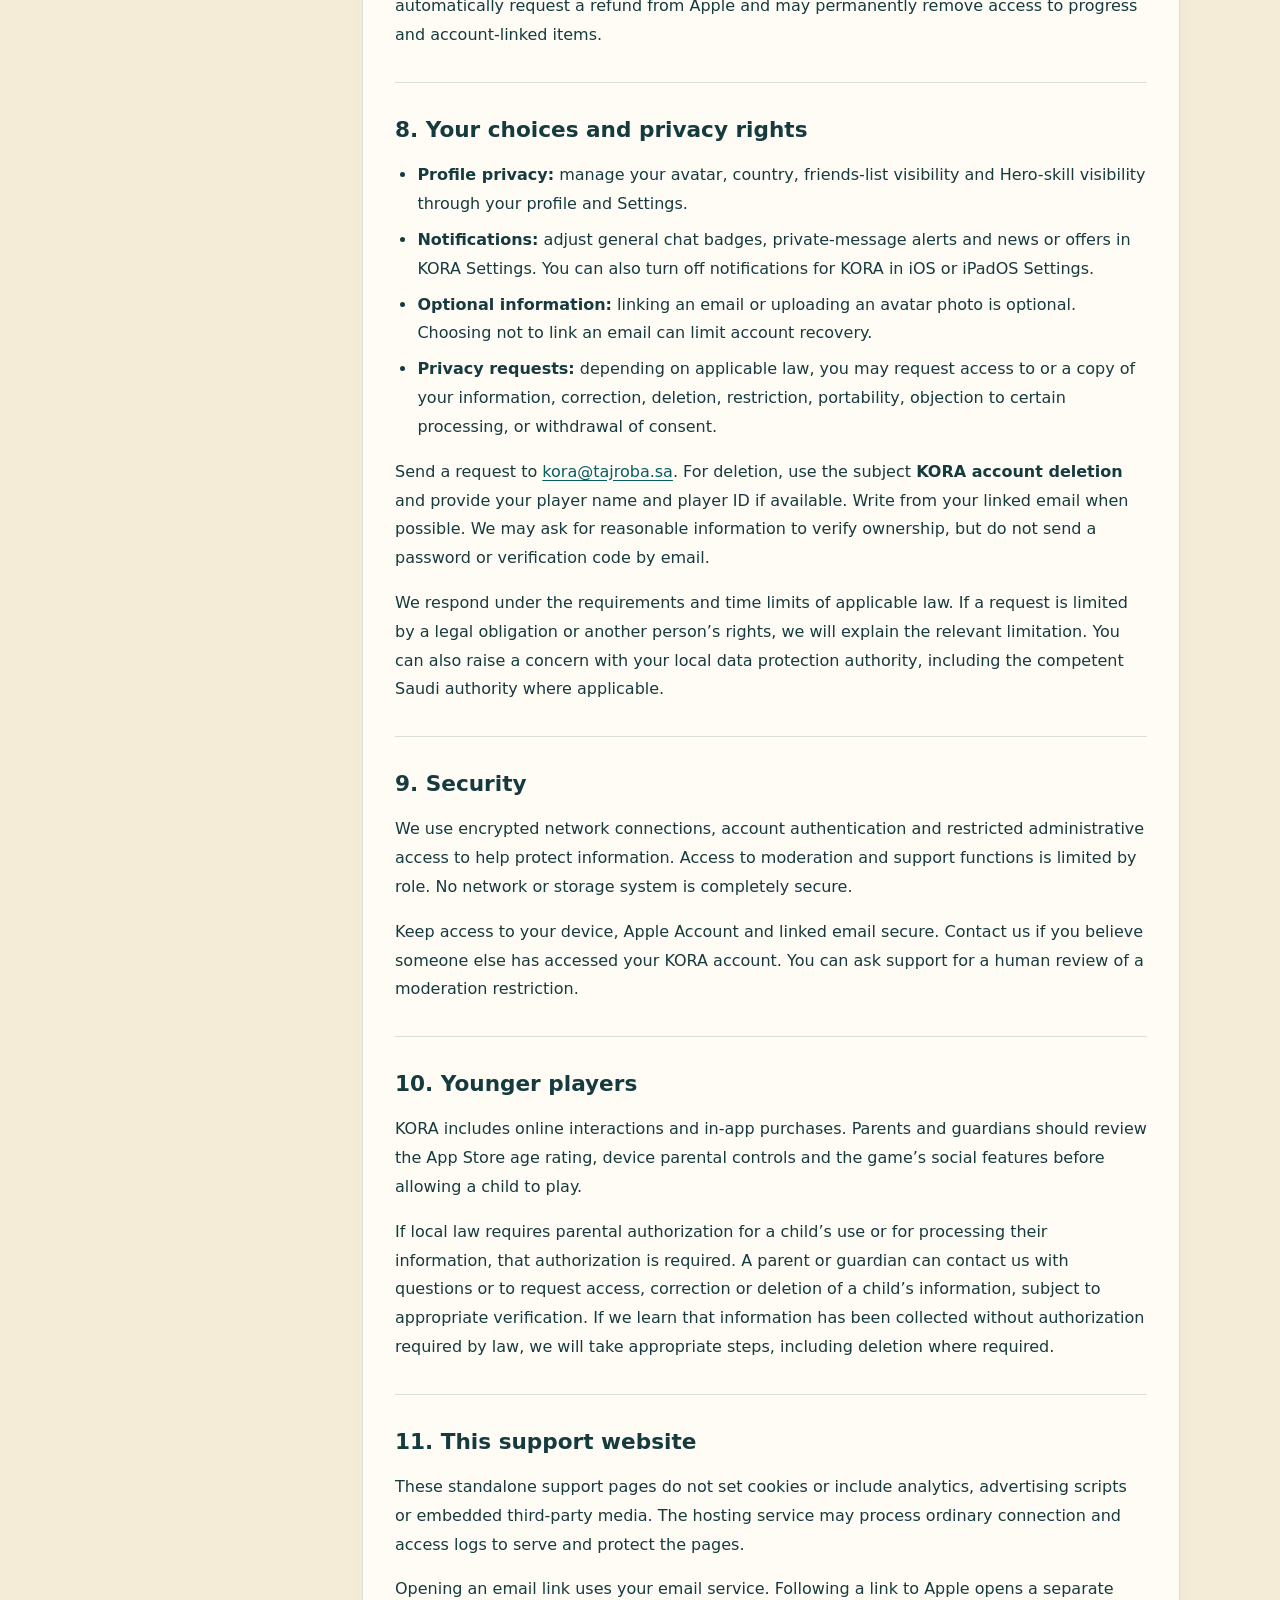
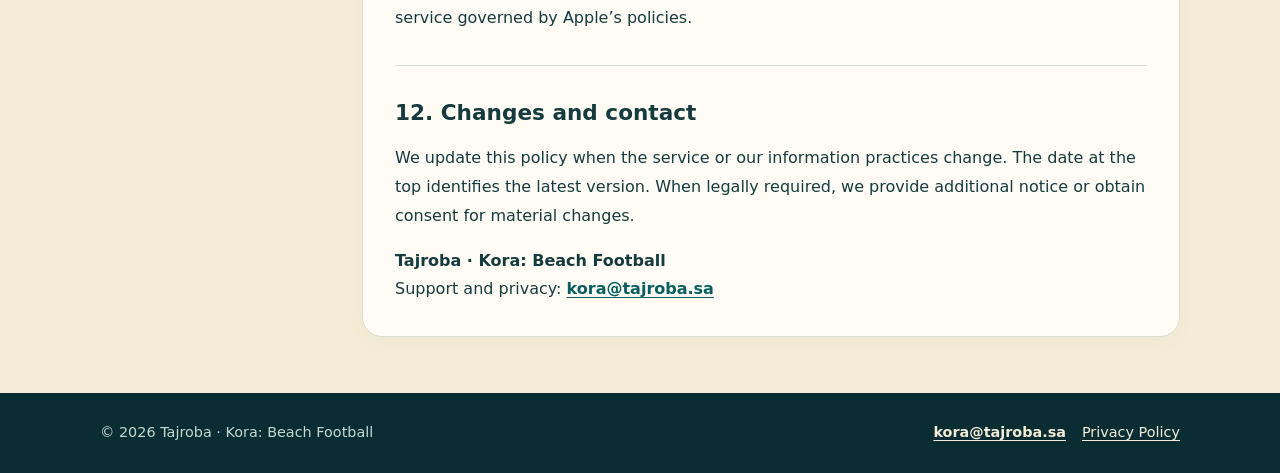
<file: kora/privacy-policy.html>
<!DOCTYPE html>
<html lang="en" dir="ltr">
<head>
  <meta charset="utf-8">
  <meta name="viewport" content="width=device-width, initial-scale=1">
  <meta name="description" content="Privacy information for Kora: Beach Football: account data, chat, purchases, notifications, retention and your choices.">
  <meta name="theme-color" content="#123e42">
  <meta name="referrer" content="strict-origin-when-cross-origin">
  <title>Privacy Policy | Kora: Beach Football</title>
  <style>
:root{color-scheme:light;--sea:#123e42;--deep:#092d32;--sand:#f5ecd7;--paper:#fffcf5;--ink:#163b3e;--muted:#536867;--gold:#edd18c;--line:#d9dfd2}
*{box-sizing:border-box}html{scroll-behavior:smooth;scroll-padding-top:1.5rem}body{margin:0;background:var(--sand);color:var(--ink);font:1rem/1.8 system-ui,-apple-system,BlinkMacSystemFont,"Segoe UI",Tahoma,Arial,sans-serif;overflow-wrap:anywhere}a{color:#075e61;text-underline-offset:.2em}a:hover{text-decoration-thickness:2px}a:focus-visible,summary:focus-visible{outline:3px solid #ad7720;outline-offset:5px;border-radius:4px}h1,h2,h3,p{margin-top:0}h1{font-size:clamp(2.5rem,7vw,4.8rem);line-height:1.15;letter-spacing:-.04em;margin-bottom:1rem}h2{font-size:1.55rem;line-height:1.4;margin-bottom:1rem}h3{font-size:1.1rem;line-height:1.5;margin-bottom:.6rem}p{margin-bottom:1rem}ul,ol{padding-inline-start:1.4rem}li+li{margin-top:.45rem}strong{font-weight:700}.wrap{width:min(1080px,100% - 3rem);margin-inline:auto}.skip{position:absolute;inset-inline-start:1rem;top:-100px;background:var(--gold);padding:.6rem 1rem;z-index:10}.skip:focus{top:1rem}.top{background:var(--deep);color:var(--sand);border-bottom:1px solid #ffffff20}.top .wrap{display:flex;align-items:center;justify-content:space-between;gap:1rem;padding-block:1.25rem}.brand{font-size:1.7rem;letter-spacing:.2em;font-weight:800;color:var(--sand);text-decoration:none;line-height:1.2}.brand small{display:block;letter-spacing:.12em;font-size:.7rem;font-weight:500;margin-top:.4rem}.nav{display:flex;gap:.5rem 1.3rem;flex-wrap:wrap;align-items:center}.nav a{color:var(--sand);font-size:.95rem}.nav a[aria-current=page]{color:var(--gold);text-decoration:none;font-weight:700}.hero{background:var(--sea);color:var(--sand);padding:clamp(2.5rem,6vw,4.5rem) 0 3.5rem;border-bottom:5px solid var(--gold)}.eyebrow{font-size:.8rem;font-weight:750;letter-spacing:.18em;text-transform:uppercase;color:var(--gold);margin-bottom:.9rem}.hero p.lead{max-width:680px;font-size:1.15rem;color:#d8e6dd;margin-bottom:1.6rem}.actions{display:flex;flex-wrap:wrap;gap:.8rem;align-items:center}.button{display:inline-flex;align-items:center;justify-content:center;min-height:48px;padding:.65rem 1.35rem;border-radius:12px;background:var(--gold);color:var(--deep);font-weight:750;text-decoration:none;border:1px solid transparent}.button.secondary{background:transparent;border-color:#ffffff55;color:var(--sand)}.email{direction:ltr;unicode-bidi:isolate;display:inline-block;font-weight:650}.hero .email{color:var(--sand);margin-top:1.1rem}.content{padding-block:2.5rem 3.5rem}.support-grid{display:grid;grid-template-columns:minmax(0,1.6fr) minmax(260px,1fr);gap:1.5rem;align-items:start}.panel{background:var(--paper);border:1px solid var(--line);border-radius:20px;padding:clamp(1.3rem,3vw,2rem);box-shadow:0 8px 22px #193f3605}.panel+.panel{margin-top:1.5rem}.aside p,.muted{color:var(--muted)}details{border-top:1px solid var(--line);padding:1rem 0}details:last-child{padding-bottom:0}summary{cursor:pointer;font-weight:700;font-size:1.05rem;padding-inline-end:.7rem;min-height:32px}details p{margin:1rem 0 .3rem}details a{font-weight:600}.note{border-inline-start:3px solid #bf923c;padding-inline-start:1rem;margin-top:1.4rem;font-size:.95rem}.contact-list{margin-bottom:0}.privacy-layout{display:grid;grid-template-columns:230px minmax(0,1fr);gap:2rem;align-items:start}.toc{padding:1.4rem;position:sticky;top:1.5rem}.toc a{display:block;font-size:.94rem;padding:.25rem 0}.policy section+section{border-top:1px solid var(--line);margin-top:2rem;padding-top:2rem}.policy h2{font-size:1.35rem}.policy p:last-child{margin-bottom:0}.data-list{margin:0}.data-list dt{font-weight:750;margin-top:1.1rem}.data-list dd{margin:0;color:var(--muted)}.date{font-size:.95rem;color:#d8e6dd;margin-bottom:0}.footer{background:var(--deep);color:#c4d8cf;padding:1.7rem 0}.footer .wrap{display:flex;justify-content:space-between;gap:1rem;flex-wrap:wrap}.footer p{margin:0;font-size:.9rem}.footer a{color:var(--sand);font-size:.9rem}.footer nav{display:flex;flex-wrap:wrap;gap:1rem}[dir=rtl] h1{letter-spacing:0;line-height:1.35}[dir=rtl] .eyebrow{letter-spacing:0}[dir=rtl] .brand{direction:ltr;text-align:right}
@media(max-width:800px){.support-grid,.privacy-layout{grid-template-columns:1fr}.toc{position:static}.toc nav{display:flex;flex-wrap:wrap;gap:.5rem 1rem}.toc a{padding:0}.hero{padding-block:2.5rem}.content{padding-top:1.5rem}}
@media(max-width:480px){.wrap{width:calc(100% - 2rem)}.top .wrap{align-items:flex-start}.brand{font-size:1.4rem}.brand small{font-size:.6rem}.nav{justify-content:flex-end;column-gap:.8rem;row-gap:.4rem;max-width:210px}.nav a{font-size:.87rem}.actions .button{width:100%}.panel{border-radius:16px}.hero p.lead{font-size:1.05rem}h2{font-size:1.35rem}}
@media(prefers-reduced-motion:reduce){html{scroll-behavior:auto}}
@media print{body{background:white;color:black}.top,.toc,.footer,.skip,.actions{display:none}.hero{background:white;color:black;padding:0;border:0}.hero p.lead,.date,.eyebrow{color:black}.wrap{width:100%;max-width:none}.privacy-layout,.support-grid{display:block}.panel{box-shadow:none;border:0;padding:0}.content{padding-top:1rem}details{break-inside:avoid}a{color:black}.policy section{break-inside:avoid}}
</style>
</head>
<body>
<a class="skip" href="#main">Skip to content</a>
<header class="top"><div class="wrap"><a class="brand" href="index.html" aria-label="KORA — Support">KORA<small>BEACH FOOTBALL</small></a><nav class="nav" aria-label="Pages and language"><a href="index.html" lang="en">English</a><a href="support-ar.html" lang="ar">العربية</a><a href="privacy-policy.html" lang="en" aria-current="page">Privacy</a></nav></div></header>
<main id="main"><section class="hero" aria-labelledby="title"><div class="wrap"><p class="eyebrow">KORA · YOUR INFORMATION</p><h1 id="title">Privacy Policy</h1><p class="lead">How Kora: Beach Football handles your information and the choices available to you.</p><p class="date">Last updated: <time datetime="2026-09-11">11 September 2026</time></p></div></section><div class="wrap content privacy-layout"><aside class="panel toc"><h2>In this policy</h2><nav aria-label="Policy sections"><a href="#who-we-are">1. Who we are</a><a href="#information">2. Information we collect</a><a href="#use">3. Why we use information</a><a href="#visibility">4. What other players can see</a><a href="#sharing">5. Service providers and other disclosures</a><a href="#international">6. Where information is processed</a><a href="#retention">7. Retention and deletion</a><a href="#choices">8. Your choices and privacy rights</a><a href="#security">9. Security</a><a href="#children">10. Younger players</a><a href="#website">11. This support website</a><a href="#changes">12. Changes and contact</a></nav></aside><article class="panel policy" aria-label="Privacy Policy"><section id="who-we-are" aria-labelledby="h-who-we-are"><h2 id="h-who-we-are">1. Who we are</h2><p><strong>Tajroba</strong> operates <strong>Kora: Beach Football</strong> (“KORA”, “we”, “us”). This policy explains how we handle personal information when you play KORA, use its online features or contact support. Tajroba is responsible for the personal information described here.</p><p>For privacy questions or requests, email <a href="mailto:kora@tajroba.sa" class="email">kora@tajroba.sa</a>.</p></section>
<section id="information" aria-labelledby="h-information"><h2 id="h-information">2. Information we collect</h2><p>We receive information you provide, information generated as you play, and purchase verification information from Apple.</p><dl class="data-list"><dt>Account and profile</dt><dd>Your player ID and name, authentication credentials used by the app, language, selected country, avatar, current Hero, privacy preferences and linked email address if you choose to verify one. If you select an avatar photo, the selected image is uploaded and processed into a profile image; we do not upload your entire photo library.</dd><dt>Gameplay and progress</dt><dd>Hero upgrades, Skill Stars, rewards, owned items, training progress, match activity and results, rankings, tournament registrations and awards. Online play also processes the gameplay events needed to run and synchronize matches.</dd><dt>Social and community features</dt><dd>Friends and friend requests, club memberships, online and match activity, spectator participation, messages, read status, blocks, reports and moderation records.</dd><dt>Purchases</dt><dd>Apple transaction and product identifiers, purchase timing, verification and refund or revocation status, and the account association needed to grant purchased content and prevent duplicate credit. Apple handles payment information. We do not receive your payment card number.</dd><dt>Notifications</dt><dd>An Apple push notification device token, its account association, language and notification preferences, plus delivery and read information needed for alerts and badges.</dd><dt>Support and technical information</dt><dd>Information you send in support emails or attachments, and technical service logs such as IP address, request timing, app or browser information supplied with a request, connection failures and security events.</dd></dl><p class="note">Your country flag is based on your country selection, not precise GPS location. KORA does not require your address book to add friends.</p></section>
<section id="use" aria-labelledby="h-use"><h2 id="h-use">3. Why we use information</h2><ul><li>Create and authenticate your account, save progress and recover a linked account.</li><li>Run matches, training, tournaments, rewards, purchases and other game features.</li><li>Display profiles and support friends, clubs, chat and spectating.</li><li>Deliver requested service notifications and manage unread badges. Optional news and offers follow your notification preferences.</li><li>Respond to support and privacy requests, investigate failures and maintain the service.</li><li>Prevent cheating, payment fraud, account misuse and abuse; review reports and enforce community rules.</li><li>Meet applicable legal obligations and handle disputes.</li></ul><p>Where a legal basis is required, processing is based on providing the service you request, our legitimate interests in operating and protecting it where the law permits, applicable legal obligations, or your consent for optional processing that requires consent. You may withdraw that consent as described below; withdrawal does not invalidate earlier lawful processing.</p></section>
<section id="visibility" aria-labelledby="h-visibility"><h2 id="h-visibility">4. What other players can see</h2><p>Your player name, avatar, selected country, current Hero, relevant match statistics, trophies, tournament awards, club identity and friend count can be visible to other players. Online activity, participating in a live match or watching one may also be visible through the game’s social and match features.</p><p>Your friends list and Hero skills are hidden by default. You can change <strong>Hide friends list</strong> and <strong>Hide Hero skills</strong> in KORA Settings. Your friend count and current Hero remain visible; your full collection of Heroes is not shown on your public card.</p><p>General chat is visible to players who can access it. Club chat is for the relevant club, and private chat is for its participants. These messages are stored on our server and are not end-to-end encrypted. Authorized moderators can review a private message when a participant reports it. Authorized service staff may also need access to investigate a support or security issue or meet a legal obligation.</p><p>Report details are provided to authorized moderators, rather than disclosed to the reported player as a report. Other participants can independently save or share content they see, so avoid posting sensitive information.</p></section>
<section id="sharing" aria-labelledby="h-sharing"><h2 id="h-sharing">5. Service providers and other disclosures</h2><p>We use service providers to host and secure the game, operate databases and backups, deliver account emails, and handle support. They receive information needed for those purposes. Our main game server is hosted with <strong>LightNode in Riyadh, Saudi Arabia</strong>. Account emails and support correspondence also pass through our email hosting service.</p><p><strong>Apple</strong> processes App Store payments and provides Apple Push Notification service. A push notification can include information needed to show the alert, such as a sender’s display name or a game announcement. Private-message alerts use a generic new-message notice rather than the private message body. Apple’s own handling of information is described in <a href="https://www.apple.com/legal/privacy/" target="_blank" rel="noopener noreferrer">Apple’s Privacy Policy</a>.</p><p>Service providers are permitted to process information for the services they provide and must protect it consistently with applicable data protection requirements. Authorized support staff, administrators and moderators have access appropriate to their duties.</p><p>We may disclose relevant information where legally required, to respond to valid legal requests, or where necessary to protect players and the service or establish, exercise or defend legal claims. We do not sell personal information or share it for cross-app advertising tracking.</p></section>
<section id="international" aria-labelledby="h-international"><h2 id="h-international">6. Where information is processed</h2><p>The main game database is hosted in Saudi Arabia. Information may also be processed in other countries through Apple, email delivery, hosting or support providers. The protections and legal requirements in those countries may differ from those where you live.</p><p>Where applicable law requires safeguards for an international transfer, the transfer must be covered by those safeguards. Contact <a href="mailto:kora@tajroba.sa">kora@tajroba.sa</a> for information about providers and the safeguards relevant to your information.</p></section>
<section id="retention" aria-labelledby="h-retention"><h2 id="h-retention">7. Retention and deletion</h2><dl class="data-list"><dt>Account and gameplay records</dt><dd>We retain information needed to operate your account while it is active. On verified account deletion, we remove the active account, associated profile data and chat messages authored by that account. Some historical match, transaction or security records may remain where needed to preserve match records, prevent fraud, resolve disputes or satisfy legal obligations.</dd><dt>General chat</dt><dd>General messages expire after six hours and are removed by server cleanup. Expired general-message text is also cleared from report snapshots. Report metadata and moderation actions can remain for safety purposes. Routine game backups exclude general-chat content.</dd><dt>Private and club chat</dt><dd>These conversations have no automatic six-hour expiry. Messages remain until removed through account deletion or moderation, or until no longer needed for the service, subject to legitimate retention requirements.</dd><dt>Purchases, security and support</dt><dd>Restricted records may be retained after account deletion for purchase verification, duplicate-credit prevention, fraud investigation, legal obligations or disputes. Retention depends on the purpose, the applicable recordkeeping or claim period and whether an issue remains unresolved. Apple independently retains its own transaction records.</dd><dt>Backups</dt><dd>Deleted information can remain in restricted recovery backups until those backups are rotated or removed. Routine server backups follow approximately a two-week rotation; separate recovery archives may remain while needed for an identified recovery or security purpose. Backups are not part of the active player service.</dd></dl><p>Uninstalling KORA does not by itself delete your online account. Deleting an account does not automatically request a refund from Apple and may permanently remove access to progress and account-linked items.</p></section>
<section id="choices" aria-labelledby="h-choices"><h2 id="h-choices">8. Your choices and privacy rights</h2><ul><li><strong>Profile privacy:</strong> manage your avatar, country, friends-list visibility and Hero-skill visibility through your profile and Settings.</li><li><strong>Notifications:</strong> adjust general chat badges, private-message alerts and news or offers in KORA Settings. You can also turn off notifications for KORA in iOS or iPadOS Settings.</li><li><strong>Optional information:</strong> linking an email or uploading an avatar photo is optional. Choosing not to link an email can limit account recovery.</li><li><strong>Privacy requests:</strong> depending on applicable law, you may request access to or a copy of your information, correction, deletion, restriction, portability, objection to certain processing, or withdrawal of consent.</li></ul><p>Send a request to <a href="mailto:kora@tajroba.sa?subject=KORA%20privacy%20request">kora@tajroba.sa</a>. For deletion, use the subject <strong>KORA account deletion</strong> and provide your player name and player ID if available. Write from your linked email when possible. We may ask for reasonable information to verify ownership, but do not send a password or verification code by email.</p><p>We respond under the requirements and time limits of applicable law. If a request is limited by a legal obligation or another person’s rights, we will explain the relevant limitation. You can also raise a concern with your local data protection authority, including the competent Saudi authority where applicable.</p></section>
<section id="security" aria-labelledby="h-security"><h2 id="h-security">9. Security</h2><p>We use encrypted network connections, account authentication and restricted administrative access to help protect information. Access to moderation and support functions is limited by role. No network or storage system is completely secure.</p><p>Keep access to your device, Apple Account and linked email secure. Contact us if you believe someone else has accessed your KORA account. You can ask support for a human review of a moderation restriction.</p></section>
<section id="children" aria-labelledby="h-children"><h2 id="h-children">10. Younger players</h2><p>KORA includes online interactions and in-app purchases. Parents and guardians should review the App Store age rating, device parental controls and the game’s social features before allowing a child to play.</p><p>If local law requires parental authorization for a child’s use or for processing their information, that authorization is required. A parent or guardian can contact us with questions or to request access, correction or deletion of a child’s information, subject to appropriate verification. If we learn that information has been collected without authorization required by law, we will take appropriate steps, including deletion where required.</p></section>
<section id="website" aria-labelledby="h-website"><h2 id="h-website">11. This support website</h2><p>These standalone support pages do not set cookies or include analytics, advertising scripts or embedded third-party media. The hosting service may process ordinary connection and access logs to serve and protect the pages.</p><p>Opening an email link uses your email service. Following a link to Apple opens a separate service governed by Apple’s policies.</p></section>
<section id="changes" aria-labelledby="h-changes"><h2 id="h-changes">12. Changes and contact</h2><p>We update this policy when the service or our information practices change. The date at the top identifies the latest version. When legally required, we provide additional notice or obtain consent for material changes.</p><p><strong>Tajroba · Kora: Beach Football</strong><br>Support and privacy: <a href="mailto:kora@tajroba.sa" class="email">kora@tajroba.sa</a></p></section></article></div></main>
<footer class="footer"><div class="wrap"><p>© 2026 Tajroba · Kora: Beach Football</p><nav aria-label="Footer"><a href="mailto:kora@tajroba.sa" class="email">kora@tajroba.sa</a><a href="privacy-policy.html">Privacy Policy</a></nav></div></footer>
</body>
</html>
</file>
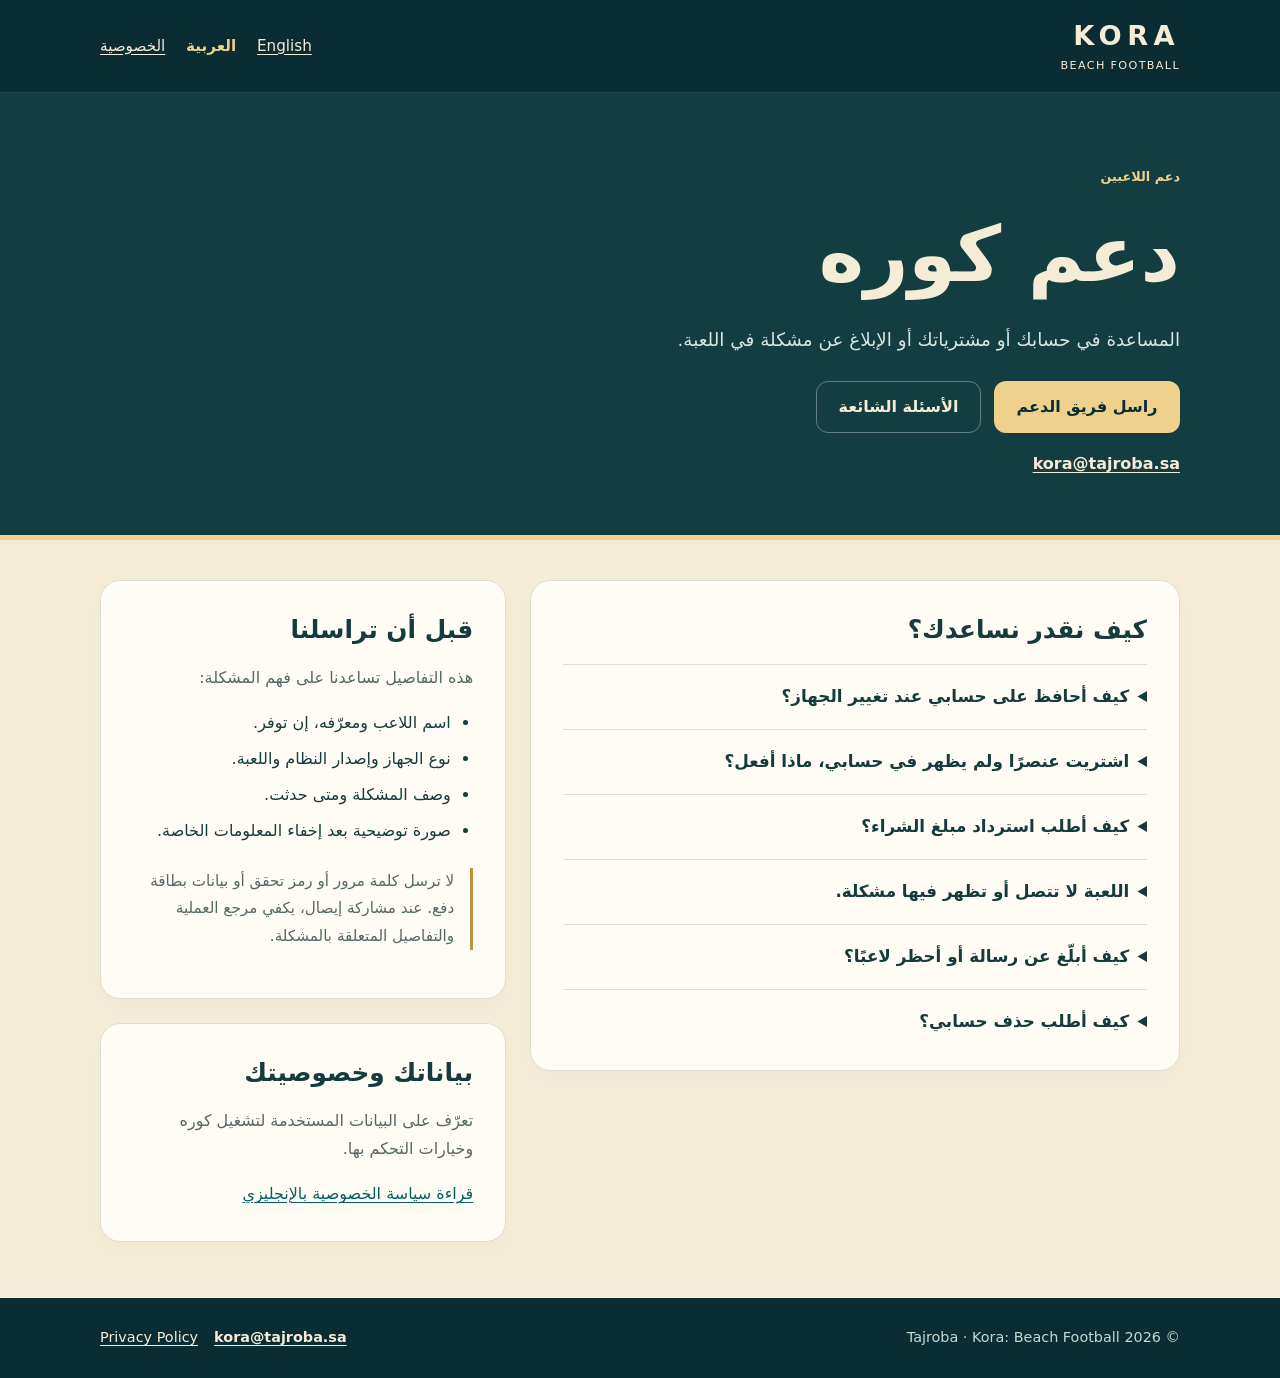
<file: kora/support-ar.html>
<!DOCTYPE html>
<html lang="ar" dir="rtl">
<head>
  <meta charset="utf-8">
  <meta name="viewport" content="width=device-width, initial-scale=1">
  <meta name="description" content="المساعدة في حسابك أو مشترياتك أو الإبلاغ عن مشكلة في اللعبة.">
  <meta name="theme-color" content="#123e42">
  <meta name="referrer" content="strict-origin-when-cross-origin">
  <title>دعم كوره | Kora: Beach Football</title>
  <style>
:root{color-scheme:light;--sea:#123e42;--deep:#092d32;--sand:#f5ecd7;--paper:#fffcf5;--ink:#163b3e;--muted:#536867;--gold:#edd18c;--line:#d9dfd2}
*{box-sizing:border-box}html{scroll-behavior:smooth;scroll-padding-top:1.5rem}body{margin:0;background:var(--sand);color:var(--ink);font:1rem/1.8 system-ui,-apple-system,BlinkMacSystemFont,"Segoe UI",Tahoma,Arial,sans-serif;overflow-wrap:anywhere}a{color:#075e61;text-underline-offset:.2em}a:hover{text-decoration-thickness:2px}a:focus-visible,summary:focus-visible{outline:3px solid #ad7720;outline-offset:5px;border-radius:4px}h1,h2,h3,p{margin-top:0}h1{font-size:clamp(2.5rem,7vw,4.8rem);line-height:1.15;letter-spacing:-.04em;margin-bottom:1rem}h2{font-size:1.55rem;line-height:1.4;margin-bottom:1rem}h3{font-size:1.1rem;line-height:1.5;margin-bottom:.6rem}p{margin-bottom:1rem}ul,ol{padding-inline-start:1.4rem}li+li{margin-top:.45rem}strong{font-weight:700}.wrap{width:min(1080px,100% - 3rem);margin-inline:auto}.skip{position:absolute;inset-inline-start:1rem;top:-100px;background:var(--gold);padding:.6rem 1rem;z-index:10}.skip:focus{top:1rem}.top{background:var(--deep);color:var(--sand);border-bottom:1px solid #ffffff20}.top .wrap{display:flex;align-items:center;justify-content:space-between;gap:1rem;padding-block:1.25rem}.brand{font-size:1.7rem;letter-spacing:.2em;font-weight:800;color:var(--sand);text-decoration:none;line-height:1.2}.brand small{display:block;letter-spacing:.12em;font-size:.7rem;font-weight:500;margin-top:.4rem}.nav{display:flex;gap:.5rem 1.3rem;flex-wrap:wrap;align-items:center}.nav a{color:var(--sand);font-size:.95rem}.nav a[aria-current=page]{color:var(--gold);text-decoration:none;font-weight:700}.hero{background:var(--sea);color:var(--sand);padding:clamp(2.5rem,6vw,4.5rem) 0 3.5rem;border-bottom:5px solid var(--gold)}.eyebrow{font-size:.8rem;font-weight:750;letter-spacing:.18em;text-transform:uppercase;color:var(--gold);margin-bottom:.9rem}.hero p.lead{max-width:680px;font-size:1.15rem;color:#d8e6dd;margin-bottom:1.6rem}.actions{display:flex;flex-wrap:wrap;gap:.8rem;align-items:center}.button{display:inline-flex;align-items:center;justify-content:center;min-height:48px;padding:.65rem 1.35rem;border-radius:12px;background:var(--gold);color:var(--deep);font-weight:750;text-decoration:none;border:1px solid transparent}.button.secondary{background:transparent;border-color:#ffffff55;color:var(--sand)}.email{direction:ltr;unicode-bidi:isolate;display:inline-block;font-weight:650}.hero .email{color:var(--sand);margin-top:1.1rem}.content{padding-block:2.5rem 3.5rem}.support-grid{display:grid;grid-template-columns:minmax(0,1.6fr) minmax(260px,1fr);gap:1.5rem;align-items:start}.panel{background:var(--paper);border:1px solid var(--line);border-radius:20px;padding:clamp(1.3rem,3vw,2rem);box-shadow:0 8px 22px #193f3605}.panel+.panel{margin-top:1.5rem}.aside p,.muted{color:var(--muted)}details{border-top:1px solid var(--line);padding:1rem 0}details:last-child{padding-bottom:0}summary{cursor:pointer;font-weight:700;font-size:1.05rem;padding-inline-end:.7rem;min-height:32px}details p{margin:1rem 0 .3rem}details a{font-weight:600}.note{border-inline-start:3px solid #bf923c;padding-inline-start:1rem;margin-top:1.4rem;font-size:.95rem}.contact-list{margin-bottom:0}.privacy-layout{display:grid;grid-template-columns:230px minmax(0,1fr);gap:2rem;align-items:start}.toc{padding:1.4rem;position:sticky;top:1.5rem}.toc a{display:block;font-size:.94rem;padding:.25rem 0}.policy section+section{border-top:1px solid var(--line);margin-top:2rem;padding-top:2rem}.policy h2{font-size:1.35rem}.policy p:last-child{margin-bottom:0}.data-list{margin:0}.data-list dt{font-weight:750;margin-top:1.1rem}.data-list dd{margin:0;color:var(--muted)}.date{font-size:.95rem;color:#d8e6dd;margin-bottom:0}.footer{background:var(--deep);color:#c4d8cf;padding:1.7rem 0}.footer .wrap{display:flex;justify-content:space-between;gap:1rem;flex-wrap:wrap}.footer p{margin:0;font-size:.9rem}.footer a{color:var(--sand);font-size:.9rem}.footer nav{display:flex;flex-wrap:wrap;gap:1rem}[dir=rtl] h1{letter-spacing:0;line-height:1.35}[dir=rtl] .eyebrow{letter-spacing:0}[dir=rtl] .brand{direction:ltr;text-align:right}
@media(max-width:800px){.support-grid,.privacy-layout{grid-template-columns:1fr}.toc{position:static}.toc nav{display:flex;flex-wrap:wrap;gap:.5rem 1rem}.toc a{padding:0}.hero{padding-block:2.5rem}.content{padding-top:1.5rem}}
@media(max-width:480px){.wrap{width:calc(100% - 2rem)}.top .wrap{align-items:flex-start}.brand{font-size:1.4rem}.brand small{font-size:.6rem}.nav{justify-content:flex-end;column-gap:.8rem;row-gap:.4rem;max-width:210px}.nav a{font-size:.87rem}.actions .button{width:100%}.panel{border-radius:16px}.hero p.lead{font-size:1.05rem}h2{font-size:1.35rem}}
@media(prefers-reduced-motion:reduce){html{scroll-behavior:auto}}
@media print{body{background:white;color:black}.top,.toc,.footer,.skip,.actions{display:none}.hero{background:white;color:black;padding:0;border:0}.hero p.lead,.date,.eyebrow{color:black}.wrap{width:100%;max-width:none}.privacy-layout,.support-grid{display:block}.panel{box-shadow:none;border:0;padding:0}.content{padding-top:1rem}details{break-inside:avoid}a{color:black}.policy section{break-inside:avoid}}
</style>
</head>
<body>
<a class="skip" href="#main">انتقل إلى المحتوى</a>
<header class="top"><div class="wrap"><a class="brand" href="support-ar.html" aria-label="KORA — الدعم">KORA<small>BEACH FOOTBALL</small></a><nav class="nav" aria-label="التنقل واللغة"><a href="index.html" lang="en">English</a><a href="support-ar.html" lang="ar" aria-current="page">العربية</a><a href="privacy-policy.html" lang="en">الخصوصية</a></nav></div></header>
<main id="main"><section class="hero" aria-labelledby="title"><div class="wrap"><p class="eyebrow">دعم اللاعبين</p><h1 id="title">دعم كوره</h1><p class="lead">المساعدة في حسابك أو مشترياتك أو الإبلاغ عن مشكلة في اللعبة.</p><div class="actions"><a class="button" href="mailto:kora@tajroba.sa?subject=KORA%20Support">راسل فريق الدعم</a><a class="button secondary" href="#questions">الأسئلة الشائعة</a></div><a class="email" href="mailto:kora@tajroba.sa">kora@tajroba.sa</a></div></section><div class="wrap content support-grid"><section class="panel" id="questions" aria-labelledby="questions-title"><h2 id="questions-title">كيف نقدر نساعدك؟</h2><details><summary>كيف أحافظ على حسابي عند تغيير الجهاز؟</summary><p>افتح في كوره <strong>الإعدادات ← الحساب ← ربط البريد الإلكتروني</strong>، ثم وثّق بريدًا تملك الوصول إليه. استخدم البريد الموثّق نفسه لاستعادة حسابك على جهاز آخر. إذا تعذّر الدخول، تواصل معنا واذكر اسم اللاعب والبريد المرتبط، إن وجد.</p><p>اربط بريدك قبل حذف التطبيق أو تغيير الجهاز. لا تشارك رمز التحقق مع أي شخص.</p></details>
<details><summary>اشتريت عنصرًا ولم يظهر في حسابي، ماذا أفعل؟</summary><p>تأكد من اكتمال عملية الشراء لدى Apple ومن اتصال كوره بالإنترنت. يُضاف المحتوى المشترى تلقائيًا بعد التحقق من العملية، ولا تحتاج إلى موافقة الدعم.</p><p>إذا لم يظهر بطل اشتريته، افتح <strong>المتجر ← استعادة المشتريات</strong> باستخدام حساب Apple وحساب كوره نفسيهما. نجوم المهارة عناصر استهلاكية؛ استعادة المشتريات لا تعيد النجوم التي استُخدمت. إذا استمرت المشكلة، أرسل اسم اللاعب والعنصر وتاريخ الشراء ورقم الطلب أو مرجع العملية من Apple. لا تكرر الشراء أثناء التحقق من المشكلة.</p></details>
<details><summary>كيف أطلب استرداد مبلغ الشراء؟</summary><p>تتولى Apple طلبات استرداد مشتريات App Store. افتح <a href="https://reportaproblem.apple.com/" target="_blank" rel="noopener noreferrer">صفحة الإبلاغ عن مشكلة لدى Apple</a>، وسجّل الدخول بحساب Apple المستخدم في الشراء واتبع الخطوات. تحدد Apple أهلية الاسترداد. يمكنك أيضًا قراءة <a href="https://support.apple.com/en-us/118223" target="_blank" rel="noopener noreferrer">إرشادات الاسترداد من Apple</a>.</p></details>
<details><summary>اللعبة لا تتصل أو تظهر فيها مشكلة.</summary><p>تحقق من اتصال الإنترنت، وأعد فتح كوره وثبّت التحديث المتاح للتطبيق. إذا استمرت المشكلة، أرسل نوع جهازك وإصدار iOS أو iPadOS وإصدار كوره ووصف ما حدث. أرفق صورة للخطأ إن أمكن، مع إخفاء معلوماتك الشخصية.</p><p>لا تبدأ بحذف التطبيق إذا لم يكن حسابك مرتبطًا ببريد موثّق.</p></details>
<details><summary>كيف أبلّغ عن رسالة أو أحظر لاعبًا؟</summary><p>اضغط مطولًا على الرسالة داخل كوره، واختر <strong>إبلاغ</strong> ثم اشرح السبب. يمكنك حظر المرسل أيضًا، وإدارة الحظر من <strong>الإعدادات ← اللاعبون المحظورون</strong>.</p><p>يراجع مشرفو كوره البلاغات. يُمنع التنمّر والتهديد والكراهية والمحتوى الجنسي والاحتيال والإزعاج ونشر معلومات الآخرين الخاصة. قد يحذف المشرف الرسالة أو يفرض كتمًا مؤقتًا أو دائمًا. تواصل مع الدعم إذا رغبت في مراجعة قرار إشراف.</p></details>
<details><summary>كيف أطلب حذف حسابي؟</summary><p>راسل <a href="mailto:kora@tajroba.sa?subject=KORA%20account%20deletion" class="email">kora@tajroba.sa</a> بعنوان <strong>حذف حساب كوره</strong>، واذكر اسم اللاعب ومعرّفه إن توفر. أرسل من بريدك المرتبط بالحساب إن أمكن. قد نحتاج إلى التحقق من ملكية الحساب قبل تنفيذ الطلب.</p><p>يؤدي الحذف إلى إزالة الحساب النشط وبيانات ملفه المرتبطة والرسائل التي أرسلها. وقد تفقد الوصول نهائيًا إلى التقدم والعناصر المرتبطة به. حذف الحساب لا يُنشئ طلب استرداد مبلغ لدى Apple تلقائيًا. توضح <a href="privacy-policy.html#retention">سياسة الخصوصية بالإنجليزي</a> السجلات التي قد يلزم الاحتفاظ بها.</p></details></section><aside class="aside"><section class="panel"><h2>قبل أن تراسلنا</h2><p>هذه التفاصيل تساعدنا على فهم المشكلة:</p><ul class="contact-list"><li>اسم اللاعب ومعرّفه، إن توفر.</li><li>نوع الجهاز وإصدار النظام واللعبة.</li><li>وصف المشكلة ومتى حدثت.</li><li>صورة توضيحية بعد إخفاء المعلومات الخاصة.</li></ul><p class="note">لا ترسل كلمة مرور أو رمز تحقق أو بيانات بطاقة دفع. عند مشاركة إيصال، يكفي مرجع العملية والتفاصيل المتعلقة بالمشكلة.</p></section><section class="panel"><h2>بياناتك وخصوصيتك</h2><p>تعرّف على البيانات المستخدمة لتشغيل كوره وخيارات التحكم بها.</p><a href="privacy-policy.html">قراءة سياسة الخصوصية بالإنجليزي</a></section></aside></div></main>
<footer class="footer"><div class="wrap"><p>© 2026 Tajroba · Kora: Beach Football</p><nav aria-label="روابط التذييل"><a href="mailto:kora@tajroba.sa" class="email">kora@tajroba.sa</a><a href="privacy-policy.html">Privacy Policy</a></nav></div></footer>
</body>
</html>
</file>
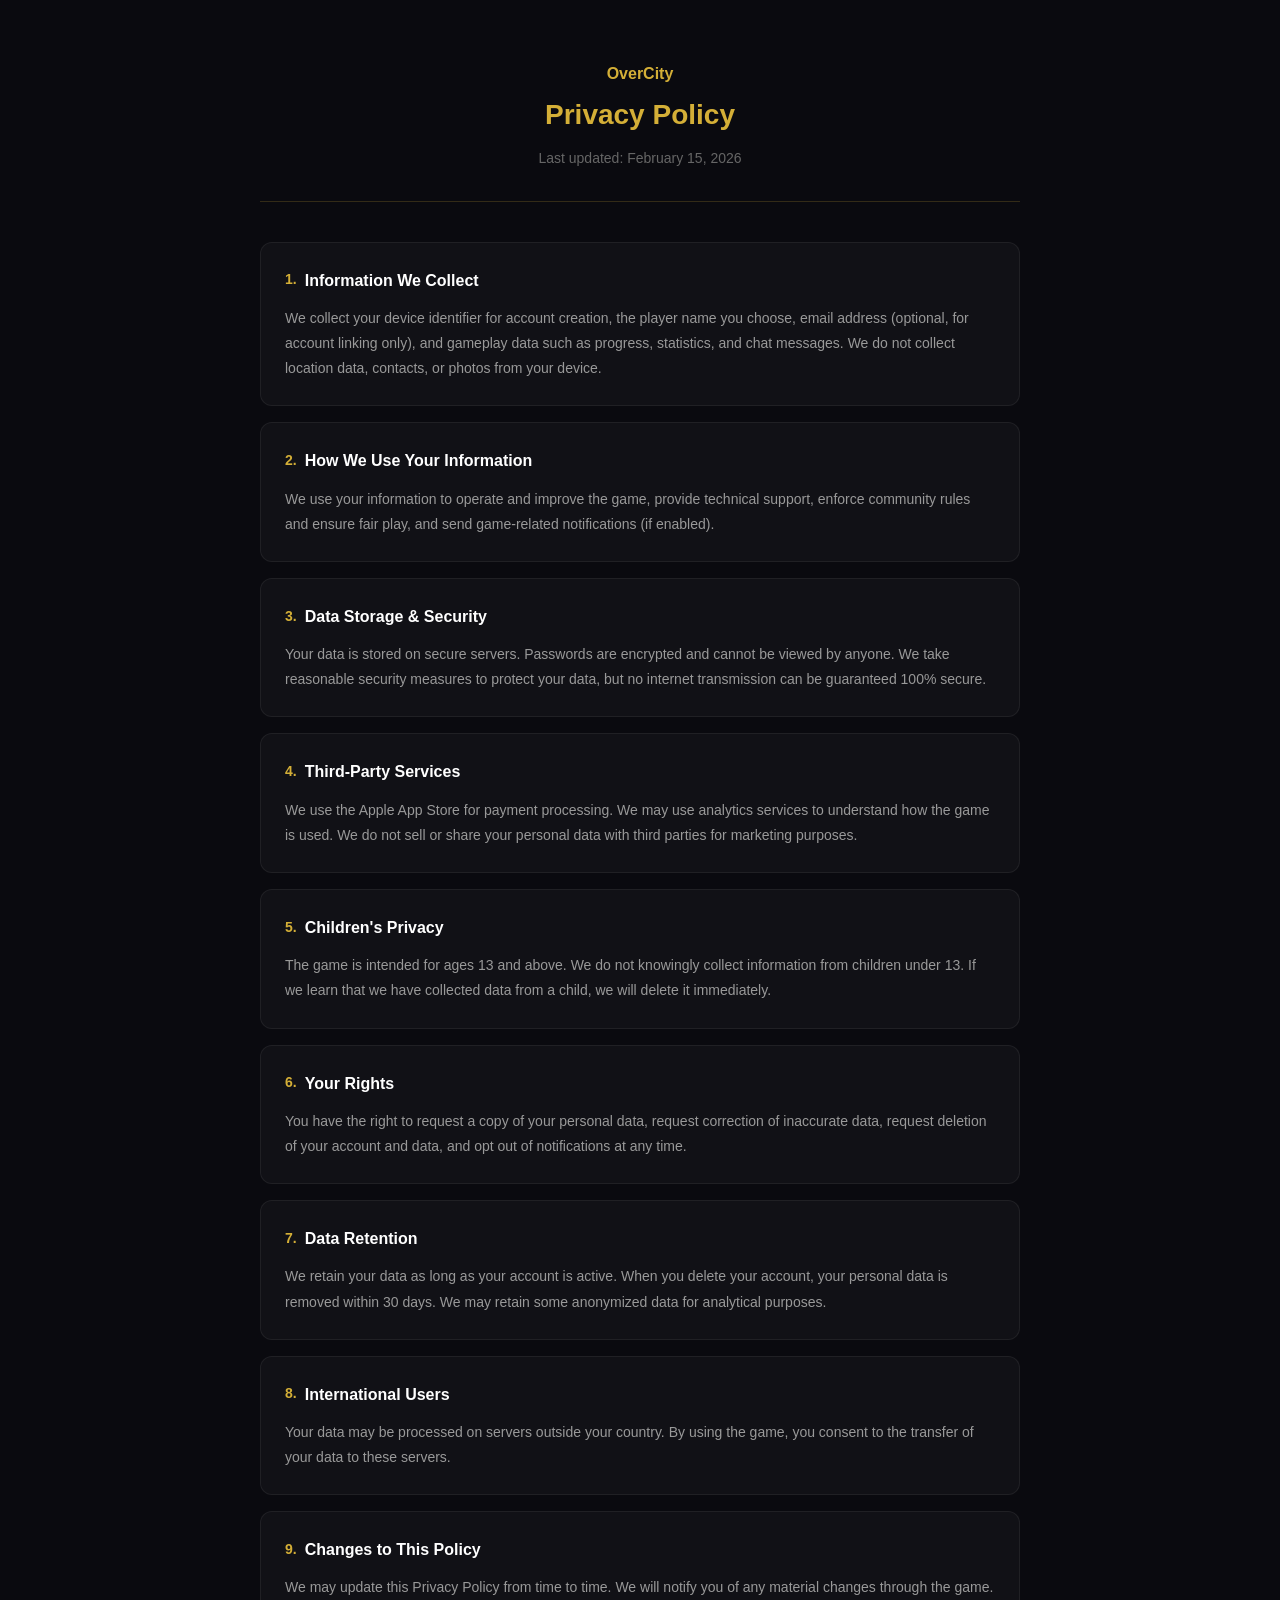
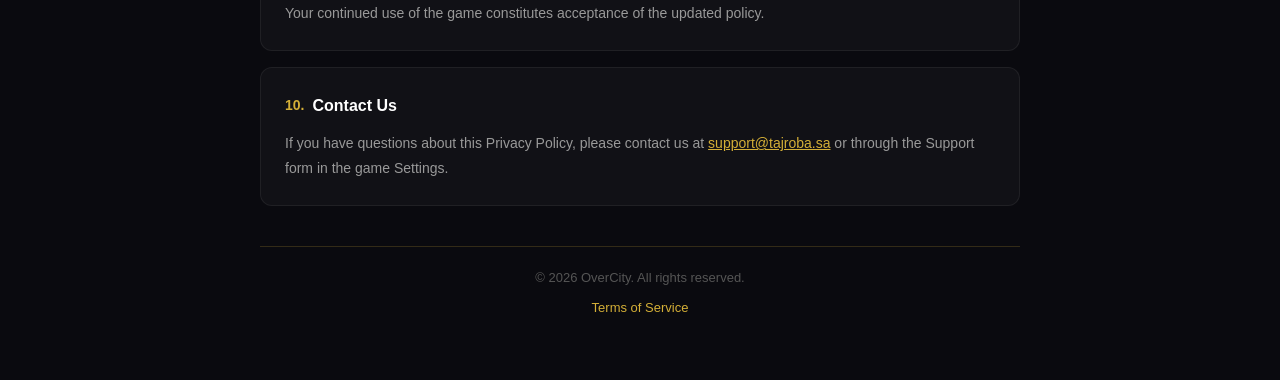
<file: OverCity/privacy.html>
<!DOCTYPE html>
<html lang="en">
<head>
    <meta charset="UTF-8">
    <meta name="viewport" content="width=device-width, initial-scale=1.0">
    <title>OverCity - Privacy Policy</title>
    <style>
        * { margin: 0; padding: 0; box-sizing: border-box; }
        body {
            font-family: -apple-system, BlinkMacSystemFont, 'Segoe UI', Roboto, Helvetica, Arial, sans-serif;
            background-color: #0a0a0f;
            color: #b0b0b0;
            line-height: 1.7;
            padding: 20px;
        }
        .container {
            max-width: 800px;
            margin: 0 auto;
            padding: 40px 20px;
        }
        .header {
            text-align: center;
            margin-bottom: 40px;
            padding-bottom: 30px;
            border-bottom: 1px solid rgba(212, 175, 55, 0.2);
        }
        .header h1 {
            color: #d4af37;
            font-size: 28px;
            font-weight: 700;
            margin-bottom: 8px;
        }
        .header .subtitle {
            color: #666;
            font-size: 14px;
        }
        .header .app-name {
            color: #d4af37;
            font-size: 16px;
            font-weight: 600;
            margin-bottom: 4px;
        }
        .section {
            background: rgba(255, 255, 255, 0.03);
            border: 1px solid rgba(255, 255, 255, 0.06);
            border-radius: 12px;
            padding: 24px;
            margin-bottom: 16px;
        }
        .section h2 {
            color: #ffffff;
            font-size: 16px;
            font-weight: 600;
            margin-bottom: 12px;
            display: flex;
            align-items: center;
            gap: 8px;
        }
        .section h2 .num {
            color: #d4af37;
            font-size: 14px;
            font-weight: 700;
        }
        .section p {
            font-size: 14px;
            color: #999;
            line-height: 1.8;
        }
        .footer {
            text-align: center;
            margin-top: 40px;
            padding-top: 20px;
            border-top: 1px solid rgba(212, 175, 55, 0.2);
            color: #555;
            font-size: 13px;
        }
        .footer a {
            color: #d4af37;
            text-decoration: none;
        }
        @media (max-width: 600px) {
            .container { padding: 20px 10px; }
            .header h1 { font-size: 22px; }
            .section { padding: 18px; }
        }
    </style>
</head>
<body>
    <div class="container">
        <div class="header">
            <div class="app-name">OverCity</div>
            <h1>Privacy Policy</h1>
            <div class="subtitle">Last updated: February 15, 2026</div>
        </div>

        <div class="section">
            <h2><span class="num">1.</span> Information We Collect</h2>
            <p>We collect your device identifier for account creation, the player name you choose, email address (optional, for account linking only), and gameplay data such as progress, statistics, and chat messages. We do not collect location data, contacts, or photos from your device.</p>
        </div>

        <div class="section">
            <h2><span class="num">2.</span> How We Use Your Information</h2>
            <p>We use your information to operate and improve the game, provide technical support, enforce community rules and ensure fair play, and send game-related notifications (if enabled).</p>
        </div>

        <div class="section">
            <h2><span class="num">3.</span> Data Storage &amp; Security</h2>
            <p>Your data is stored on secure servers. Passwords are encrypted and cannot be viewed by anyone. We take reasonable security measures to protect your data, but no internet transmission can be guaranteed 100% secure.</p>
        </div>

        <div class="section">
            <h2><span class="num">4.</span> Third-Party Services</h2>
            <p>We use the Apple App Store for payment processing. We may use analytics services to understand how the game is used. We do not sell or share your personal data with third parties for marketing purposes.</p>
        </div>

        <div class="section">
            <h2><span class="num">5.</span> Children's Privacy</h2>
            <p>The game is intended for ages 13 and above. We do not knowingly collect information from children under 13. If we learn that we have collected data from a child, we will delete it immediately.</p>
        </div>

        <div class="section">
            <h2><span class="num">6.</span> Your Rights</h2>
            <p>You have the right to request a copy of your personal data, request correction of inaccurate data, request deletion of your account and data, and opt out of notifications at any time.</p>
        </div>

        <div class="section">
            <h2><span class="num">7.</span> Data Retention</h2>
            <p>We retain your data as long as your account is active. When you delete your account, your personal data is removed within 30 days. We may retain some anonymized data for analytical purposes.</p>
        </div>

        <div class="section">
            <h2><span class="num">8.</span> International Users</h2>
            <p>Your data may be processed on servers outside your country. By using the game, you consent to the transfer of your data to these servers.</p>
        </div>

        <div class="section">
            <h2><span class="num">9.</span> Changes to This Policy</h2>
            <p>We may update this Privacy Policy from time to time. We will notify you of any material changes through the game. Your continued use of the game constitutes acceptance of the updated policy.</p>
        </div>

        <div class="section">
            <h2><span class="num">10.</span> Contact Us</h2>
            <p>If you have questions about this Privacy Policy, please contact us at <a href="mailto:support@tajroba.sa" style="color: #d4af37;">support@tajroba.sa</a> or through the Support form in the game Settings.</p>
        </div>

        <div class="footer">
            <p>&copy; 2026 OverCity. All rights reserved.</p>
            <p style="margin-top: 8px;"><a href="terms.html">Terms of Service</a></p>
        </div>
    </div>
</body>
</html>
</file>
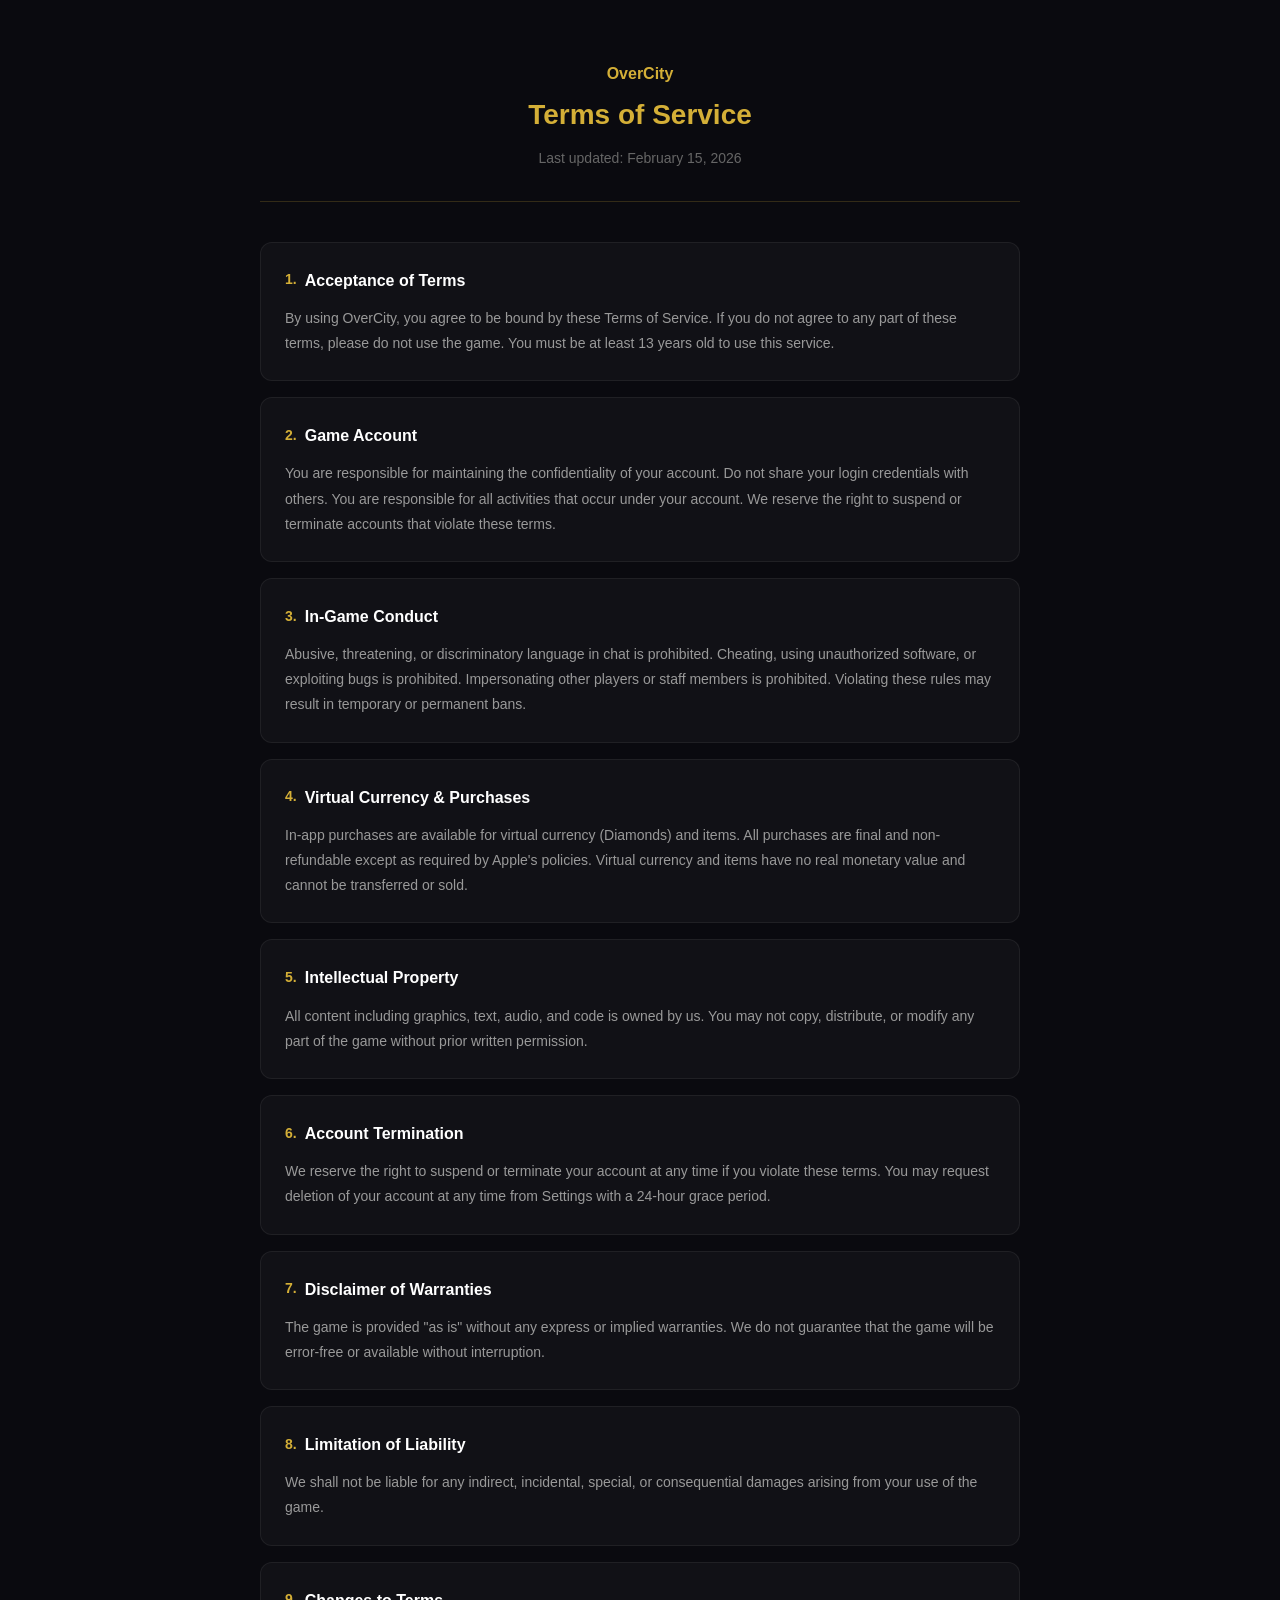
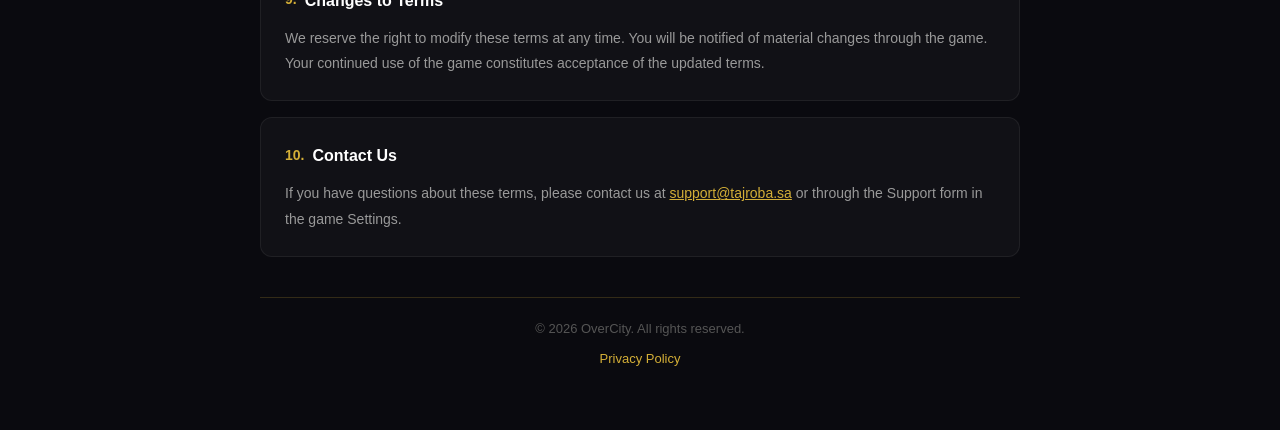
<file: OverCity/terms.html>
<!DOCTYPE html>
<html lang="en">
<head>
    <meta charset="UTF-8">
    <meta name="viewport" content="width=device-width, initial-scale=1.0">
    <title>OverCity - Terms of Service</title>
    <style>
        * { margin: 0; padding: 0; box-sizing: border-box; }
        body {
            font-family: -apple-system, BlinkMacSystemFont, 'Segoe UI', Roboto, Helvetica, Arial, sans-serif;
            background-color: #0a0a0f;
            color: #b0b0b0;
            line-height: 1.7;
            padding: 20px;
        }
        .container {
            max-width: 800px;
            margin: 0 auto;
            padding: 40px 20px;
        }
        .header {
            text-align: center;
            margin-bottom: 40px;
            padding-bottom: 30px;
            border-bottom: 1px solid rgba(212, 175, 55, 0.2);
        }
        .header h1 {
            color: #d4af37;
            font-size: 28px;
            font-weight: 700;
            margin-bottom: 8px;
        }
        .header .subtitle {
            color: #666;
            font-size: 14px;
        }
        .header .app-name {
            color: #d4af37;
            font-size: 16px;
            font-weight: 600;
            margin-bottom: 4px;
        }
        .section {
            background: rgba(255, 255, 255, 0.03);
            border: 1px solid rgba(255, 255, 255, 0.06);
            border-radius: 12px;
            padding: 24px;
            margin-bottom: 16px;
        }
        .section h2 {
            color: #ffffff;
            font-size: 16px;
            font-weight: 600;
            margin-bottom: 12px;
            display: flex;
            align-items: center;
            gap: 8px;
        }
        .section h2 .num {
            color: #d4af37;
            font-size: 14px;
            font-weight: 700;
        }
        .section p {
            font-size: 14px;
            color: #999;
            line-height: 1.8;
        }
        .footer {
            text-align: center;
            margin-top: 40px;
            padding-top: 20px;
            border-top: 1px solid rgba(212, 175, 55, 0.2);
            color: #555;
            font-size: 13px;
        }
        .footer a {
            color: #d4af37;
            text-decoration: none;
        }
        @media (max-width: 600px) {
            .container { padding: 20px 10px; }
            .header h1 { font-size: 22px; }
            .section { padding: 18px; }
        }
    </style>
</head>
<body>
    <div class="container">
        <div class="header">
            <div class="app-name">OverCity</div>
            <h1>Terms of Service</h1>
            <div class="subtitle">Last updated: February 15, 2026</div>
        </div>

        <div class="section">
            <h2><span class="num">1.</span> Acceptance of Terms</h2>
            <p>By using OverCity, you agree to be bound by these Terms of Service. If you do not agree to any part of these terms, please do not use the game. You must be at least 13 years old to use this service.</p>
        </div>

        <div class="section">
            <h2><span class="num">2.</span> Game Account</h2>
            <p>You are responsible for maintaining the confidentiality of your account. Do not share your login credentials with others. You are responsible for all activities that occur under your account. We reserve the right to suspend or terminate accounts that violate these terms.</p>
        </div>

        <div class="section">
            <h2><span class="num">3.</span> In-Game Conduct</h2>
            <p>Abusive, threatening, or discriminatory language in chat is prohibited. Cheating, using unauthorized software, or exploiting bugs is prohibited. Impersonating other players or staff members is prohibited. Violating these rules may result in temporary or permanent bans.</p>
        </div>

        <div class="section">
            <h2><span class="num">4.</span> Virtual Currency &amp; Purchases</h2>
            <p>In-app purchases are available for virtual currency (Diamonds) and items. All purchases are final and non-refundable except as required by Apple's policies. Virtual currency and items have no real monetary value and cannot be transferred or sold.</p>
        </div>

        <div class="section">
            <h2><span class="num">5.</span> Intellectual Property</h2>
            <p>All content including graphics, text, audio, and code is owned by us. You may not copy, distribute, or modify any part of the game without prior written permission.</p>
        </div>

        <div class="section">
            <h2><span class="num">6.</span> Account Termination</h2>
            <p>We reserve the right to suspend or terminate your account at any time if you violate these terms. You may request deletion of your account at any time from Settings with a 24-hour grace period.</p>
        </div>

        <div class="section">
            <h2><span class="num">7.</span> Disclaimer of Warranties</h2>
            <p>The game is provided "as is" without any express or implied warranties. We do not guarantee that the game will be error-free or available without interruption.</p>
        </div>

        <div class="section">
            <h2><span class="num">8.</span> Limitation of Liability</h2>
            <p>We shall not be liable for any indirect, incidental, special, or consequential damages arising from your use of the game.</p>
        </div>

        <div class="section">
            <h2><span class="num">9.</span> Changes to Terms</h2>
            <p>We reserve the right to modify these terms at any time. You will be notified of material changes through the game. Your continued use of the game constitutes acceptance of the updated terms.</p>
        </div>

        <div class="section">
            <h2><span class="num">10.</span> Contact Us</h2>
            <p>If you have questions about these terms, please contact us at <a href="mailto:support@tajroba.sa" style="color: #d4af37;">support@tajroba.sa</a> or through the Support form in the game Settings.</p>
        </div>

        <div class="footer">
            <p>&copy; 2026 OverCity. All rights reserved.</p>
            <p style="margin-top: 8px;"><a href="privacy.html">Privacy Policy</a></p>
        </div>
    </div>
</body>
</html>
</file>
